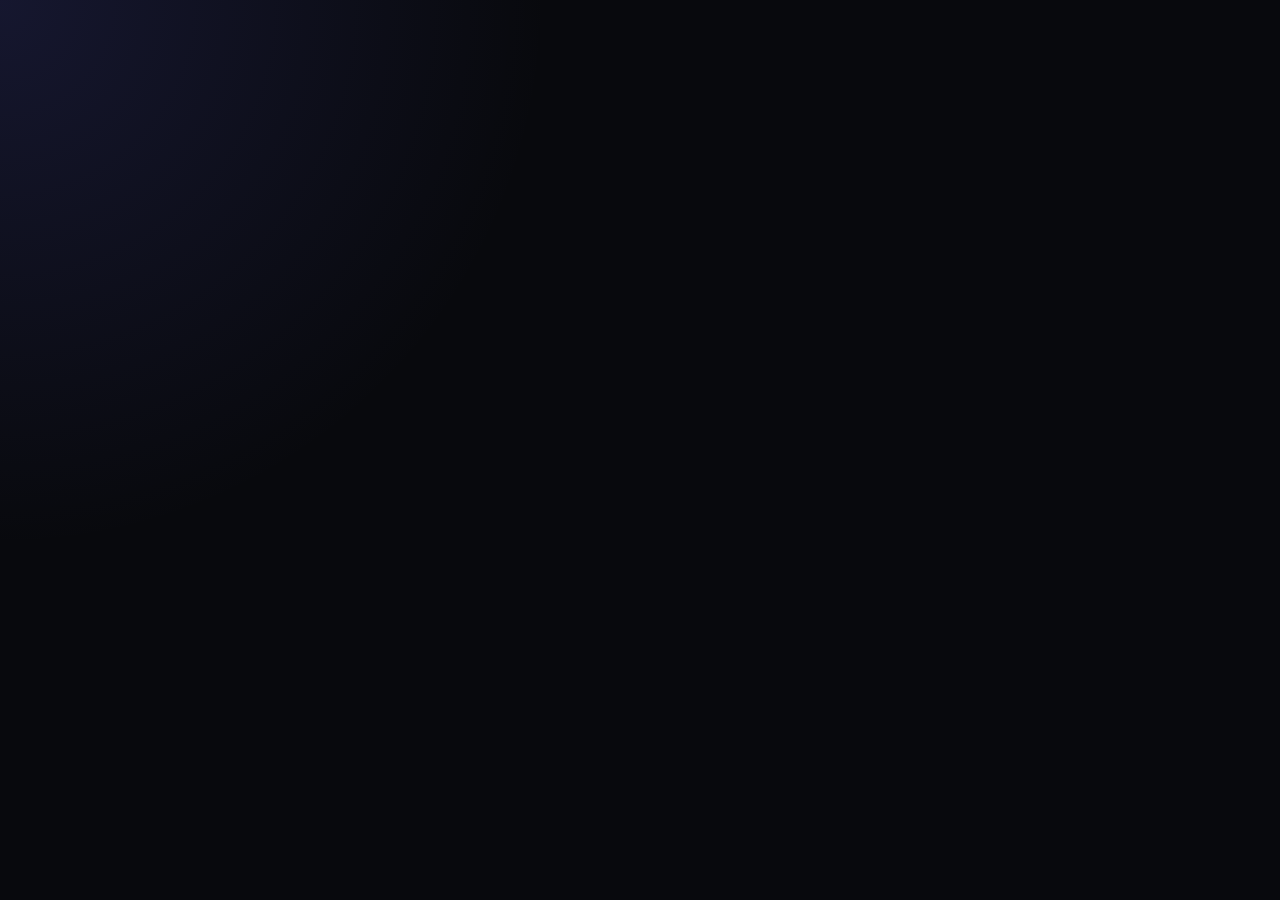
<file: index.html>
<!DOCTYPE html>
<html lang="en">
<head>
<meta charset="UTF-8">
<meta name="viewport" content="width=device-width, initial-scale=1.0">

<title>GEN-VISUAL — Read • Create • Publish</title>

<meta name="description"
content="GEN-VISUAL / RC Visual — Read, create and publish original novels and comics.">

<style>
:root{
    --bg:#08090d;
    --bg2:#0d1018;
    --card:#12151e;
    --card2:#171b27;
    --text:#f5f7ff;
    --muted:#9da5b8;
    --primary:#8b5cf6;
    --primary2:#6366f1;
    --border:rgba(255,255,255,.09);
    --success:#22c55e;
    --danger:#ef4444;
}

*{
    margin:0;
    padding:0;
    box-sizing:border-box;
}

html{
    scroll-behavior:smooth;
}

body{
    font-family:Arial,Helvetica,sans-serif;
    background:
        radial-gradient(
            circle at top left,
            rgba(99,102,241,.15),
            transparent 35%
        ),
        var(--bg);
    color:var(--text);
    min-height:100vh;
}

a{
    color:inherit;
    text-decoration:none;
}

button,
input,
textarea,
select{
    font:inherit;
}

button{
    cursor:pointer;
}

.container{
    width:min(1100px,92%);
    margin:auto;
}

/* HEADER */

header{
    position:sticky;
    top:0;
    z-index:1000;
    background:rgba(8,9,13,.94);
    backdrop-filter:blur(15px);
    border-bottom:1px solid var(--border);
}

.navbar{
    min-height:70px;
    display:flex;
    align-items:center;
    justify-content:space-between;
}

.logo{
    font-size:23px;
    font-weight:900;
    letter-spacing:1px;
}

.logo span{
    color:#a78bfa;
}

.nav-links{
    display:flex;
    align-items:center;
    gap:18px;
}

.nav-links a{
    color:var(--muted);
    font-size:14px;
}

.nav-links a:hover{
    color:white;
}

.account{
    background:var(--card);
    border:1px solid var(--border);
    color:white!important;
    padding:9px 12px;
    border-radius:10px;
}

.menu{
    display:none;
    border:1px solid var(--border);
    background:var(--card);
    color:white;
    padding:10px 13px;
    border-radius:11px;
    font-size:20px;
}

/* MOBILE MENU */

.mobile-menu{
    display:none;
    position:absolute;
    left:0;
    right:0;
    top:70px;
    z-index:999;
    background:#12151e;
    border-bottom:1px solid var(--border);
}

.mobile-menu a{
    display:block;
    padding:15px 5%;
    border-bottom:1px solid var(--border);
    color:white;
}

/* HERO */

.hero{
    padding:80px 0 60px;
}

.badge{
    display:inline-block;
    padding:9px 14px;
    border-radius:999px;
    background:rgba(139,92,246,.13);
    border:1px solid rgba(139,92,246,.3);
    color:#c4b5fd;
    font-size:13px;
    font-weight:bold;
    margin-bottom:20px;
}

.hero h1{
    font-size:clamp(42px,8vw,72px);
    line-height:1.02;
    max-width:850px;
}

.gradient{
    background:linear-gradient(
        135deg,
        #c4b5fd,
        #818cf8
    );
    -webkit-background-clip:text;
    background-clip:text;
    color:transparent;
}

.hero p{
    color:var(--muted);
    max-width:700px;
    font-size:17px;
    line-height:1.7;
    margin-top:22px;
}

/* HERO BUTTONS */

.hero-buttons{
    display:flex;
    flex-wrap:wrap;
    gap:12px;
    margin-top:30px;
}

.btn{
    display:inline-flex;
    align-items:center;
    justify-content:center;
    padding:14px 20px;
    border-radius:12px;
    border:1px solid var(--border);
    font-weight:800;
    transition:.2s;
}

.btn:hover{
    transform:translateY(-2px);
}

.btn-primary{
    background:linear-gradient(
        135deg,
        var(--primary),
        var(--primary2)
    );
    border:none;
}

.btn-secondary{
    background:var(--card);
}

/* SECTION */

section{
    padding:55px 0;
}

.section-title{
    font-size:30px;
    margin-bottom:10px;
}

.section-subtitle{
    color:var(--muted);
    margin-bottom:25px;
}

/* PUBLISH BOX */

.publish-box{
    background:
        linear-gradient(
            135deg,
            rgba(139,92,246,.13),
            rgba(99,102,241,.05)
        ),
        var(--card);

    border:1px solid rgba(139,92,246,.25);
    border-radius:20px;
    padding:28px;
}

.publish-buttons{
    display:grid;
    grid-template-columns:1fr 1fr;
    gap:15px;
    margin-top:20px;
}

.publish-choice{
    border:1px solid var(--border);
    background:var(--card2);
    color:white;
    border-radius:14px;
    padding:20px;
    text-align:left;
    transition:.2s;
}

.publish-choice:hover{
    border-color:var(--primary);
    transform:translateY(-2px);
}

.publish-choice strong{
    display:block;
    font-size:18px;
    margin-bottom:7px;
}

.publish-choice span{
    color:var(--muted);
    font-size:13px;
}

/* PUBLISHED GRID */

.library-grid{
    display:grid;
    grid-template-columns:repeat(3,1fr);
    gap:18px;
}

.work-card{
    overflow:hidden;
    border:1px solid var(--border);
    background:var(--card);
    border-radius:17px;
}

.cover{
    height:230px;
    display:flex;
    align-items:center;
    justify-content:center;
    text-align:center;
    padding:20px;
    background:
        linear-gradient(
            135deg,
            #312e81,
            #7c3aed
        );
}

.cover img{
    width:100%;
    height:100%;
    object-fit:cover;
}

.cover-title{
    font-size:27px;
    font-weight:900;
}

.work-info{
    padding:18px;
}

.work-type{
    color:#a78bfa;
    font-size:12px;
    font-weight:bold;
    text-transform:uppercase;
}

.work-info h3{
    margin-top:7px;
    font-size:20px;
}

.work-info p{
    color:var(--mut
</file>
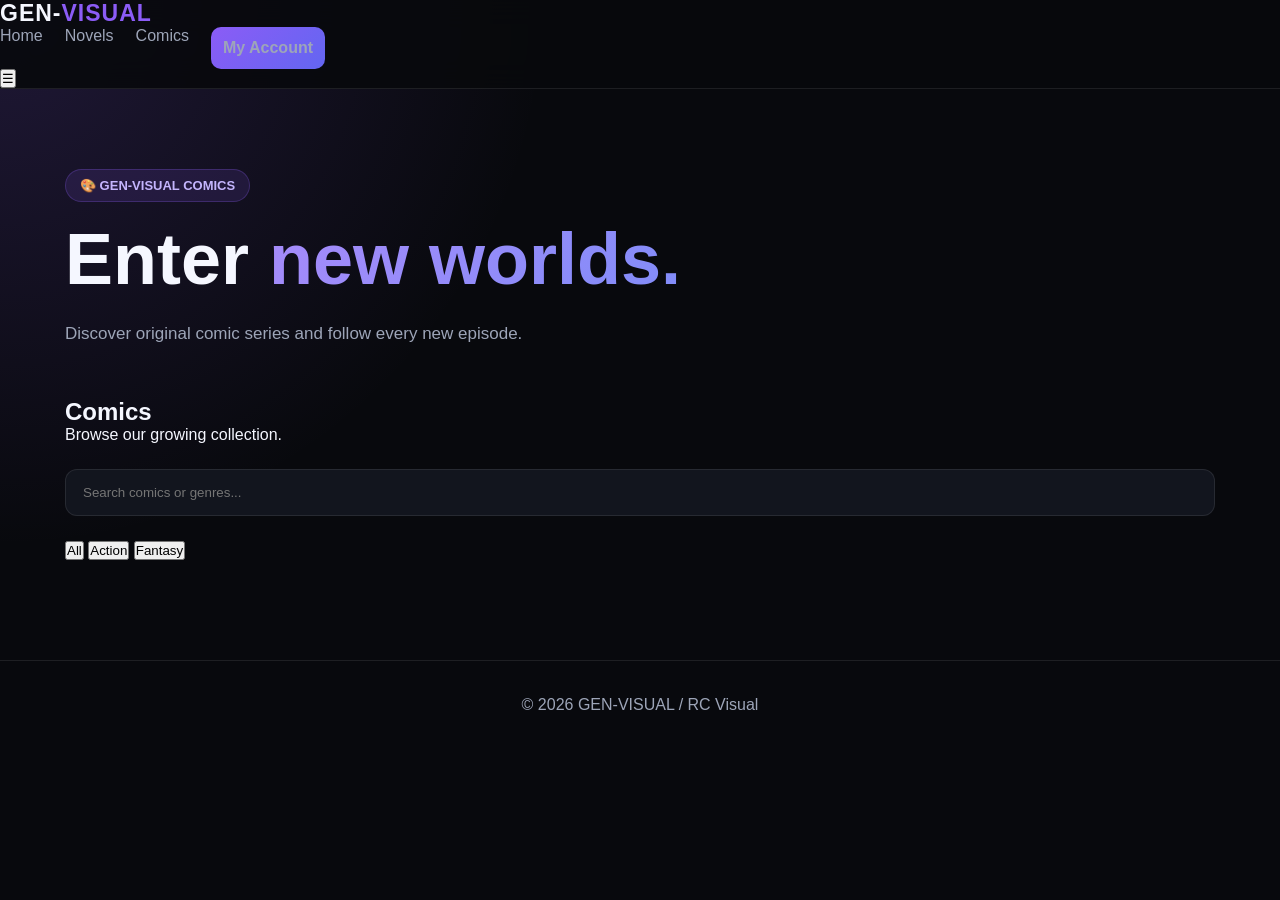
<file: Comic.html>
<!DOCTYPE html>
<html lang="en">

<head>

<meta charset="UTF-8">

<meta
    name="viewport"
    content="width=device-width,initial-scale=1.0">

<title>Comics — GEN-VISUAL</title>

<link
    rel="stylesheet"
    href="css/style.css">

</head>


<body data-page="comics">


<header class="header">

    <nav class="nav">

        <a
            class="logo"
            href="index.html">
            GEN-<span>VISUAL</span>
        </a>


        <div class="nav-links">

            <a href="index.html">Home</a>

            <a href="novels.html">Novels</a>

            <a href="comics.html">Comics</a>

            <a
                class="btn btn-secondary"
                href="login.html">
                My Account
            </a>

        </div>


        <button
            id="menuBtn"
            class="menu-btn">
            ☰
        </button>

    </nav>


    <div
        id="mobileMenu"
        class="mobile-menu">

        <a href="index.html">🏠 Home</a>

        <a href="novels.html">📖 Novels</a>

        <a href="comics.html">🎨 Comics</a>

        <a href="login.html">👤 My Account</a>

    </div>

</header>


<main class="container">


<section class="hero">

    <span class="badge">
        🎨 GEN-VISUAL COMICS
    </span>

    <h1>
        Enter
        <span class="gradient">
            new worlds.
        </span>
    </h1>

    <p>
        Discover original comic series and
        follow every new episode.
    </p>

</section>


<section class="section">

    <div class="section-title">

        <h2>Comics</h2>

        <p>
            Browse our growing collection.
        </p>

    </div>


    <div class="search">

        <input
            id="search"
            type="search"
            placeholder="Search comics or genres...">

    </div>


    <div class="filters">

        <button
            class="filter active"
            data-genre="all">
            All
        </button>

        <button
            class="filter"
            data-genre="action">
            Action
        </button>

        <button
            class="filter"
            data-genre="fantasy">
            Fantasy
        </button>

    </div>


    <div
        id="content"
        class="grid">
    </div>

</section>

</main>


<footer>

    <p>
        © 2026 GEN-VISUAL / RC Visual
    </p>

</footer>


<script src="js/app.js"></script>

</body>

  </html>
</file>
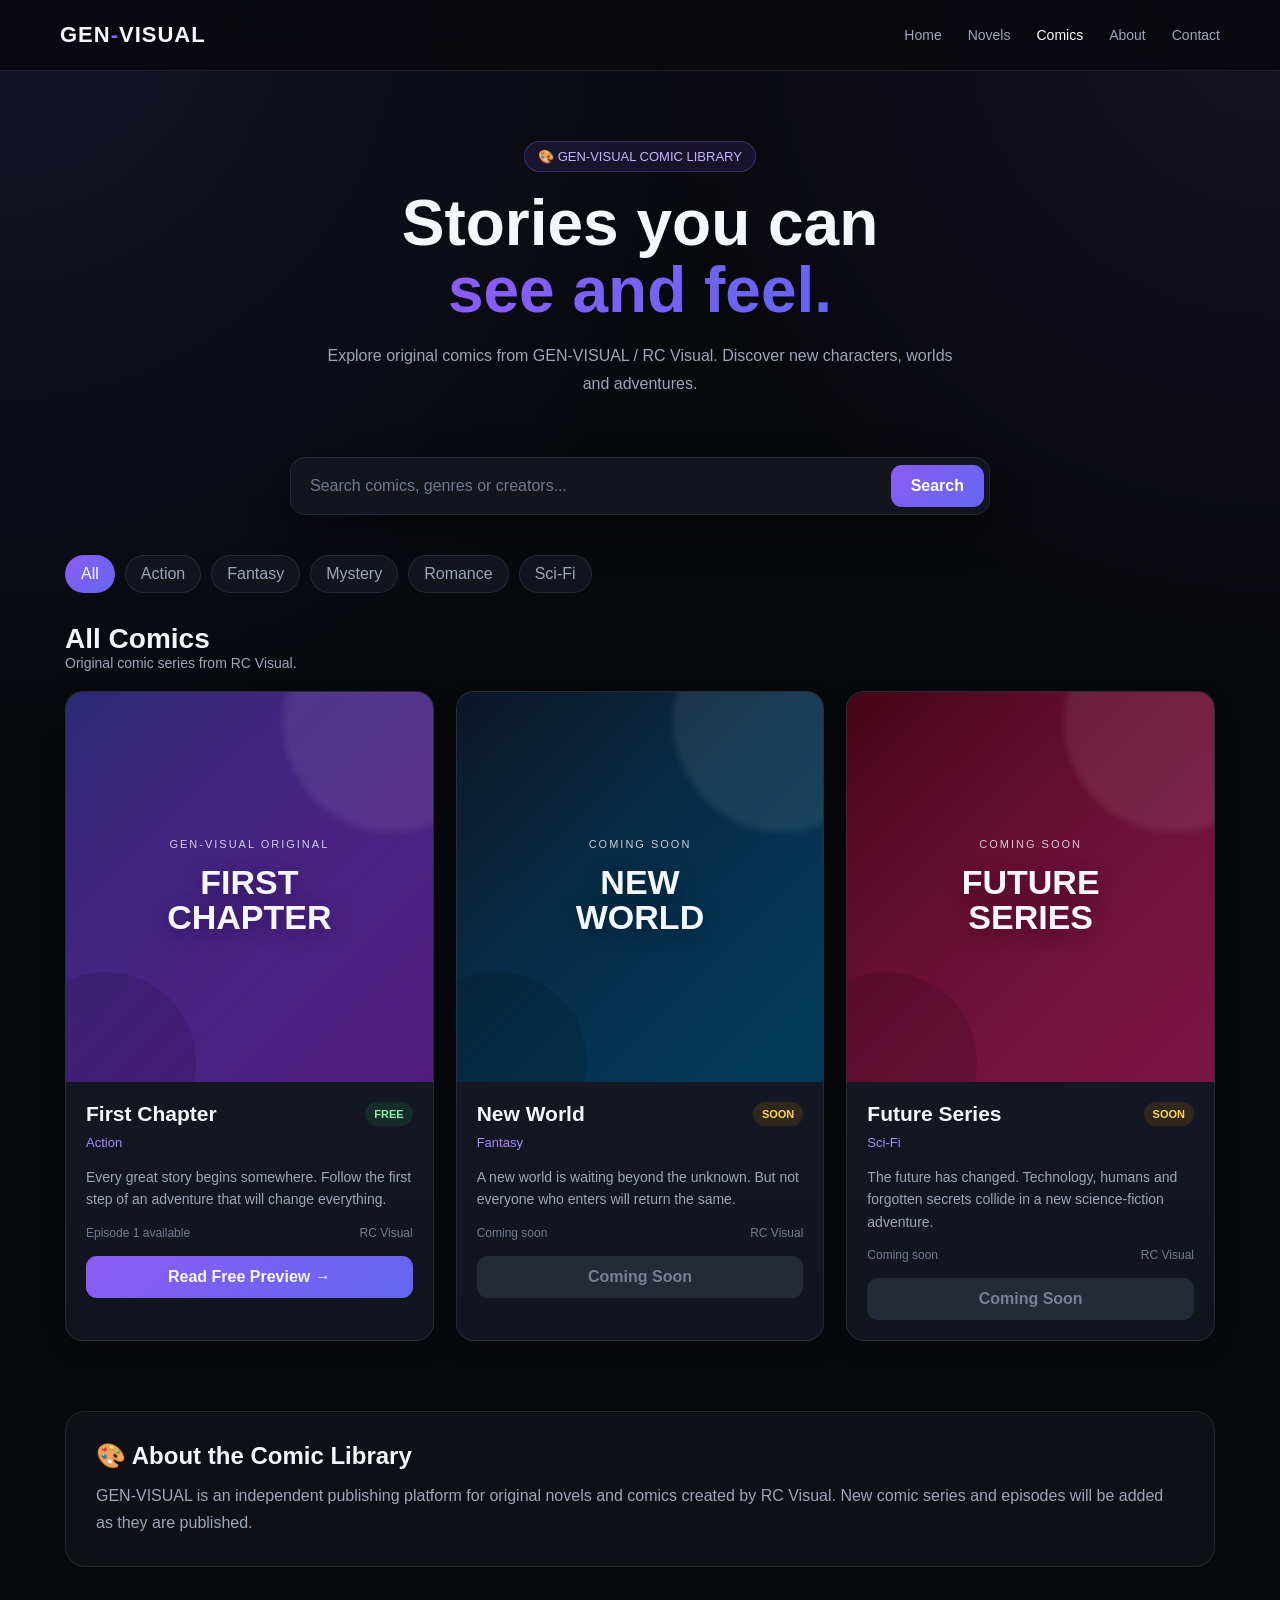
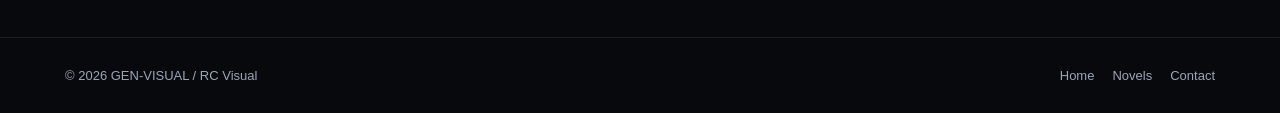
<file: comics.html>
<!DOCTYPE html>
<html lang="en">
<head>
<meta charset="UTF-8">
<meta name="viewport" content="width=device-width, initial-scale=1.0">

<title>Comics — GEN-VISUAL</title>

<meta name="description" content="Read original comics published by GEN-VISUAL / RC Visual.">

<style>
:root{
    --bg:#08090d;
    --bg2:#0d1018;
    --card:#12151e;
    --card2:#171b27;
    --text:#f5f7ff;
    --muted:#9da5b8;
    --primary:#8b5cf6;
    --primary2:#6366f1;
    --border:rgba(255,255,255,.09);
    --shadow:0 15px 40px rgba(0,0,0,.35);
    --green:#22c55e;
    --yellow:#f59e0b;
}

*{
    margin:0;
    padding:0;
    box-sizing:border-box;
}

html{
    scroll-behavior:smooth;
}

body{
    font-family:Arial,Helvetica,sans-serif;
    background:
        radial-gradient(circle at top left,rgba(99,102,241,.12),transparent 35%),
        radial-gradient(circle at top right,rgba(139,92,246,.10),transparent 30%),
        var(--bg);
    color:var(--text);
    min-height:100vh;
}

a{
    color:inherit;
    text-decoration:none;
}

button,
input{
    font:inherit;
}

/* HEADER */

header{
    position:sticky;
    top:0;
    z-index:1000;
    background:rgba(8,9,13,.88);
    backdrop-filter:blur(16px);
    border-bottom:1px solid var(--border);
}

.navbar{
    max-width:1200px;
    margin:auto;
    min-height:70px;
    padding:0 20px;
    display:flex;
    align-items:center;
    justify-content:space-between;
}

.logo{
    font-size:22px;
    font-weight:900;
    letter-spacing:1px;
}

.logo span{
    color:var(--primary);
}

.nav-links{
    display:flex;
    align-items:center;
    gap:26px;
}

.nav-links a{
    color:var(--muted);
    font-size:14px;
    transition:.2s;
}

.nav-links a:hover,
.nav-links a.active{
    color:white;
}

.menu-btn{
    display:none;
    border:1px solid var(--border);
    background:var(--card);
    color:white;
    border-radius:10px;
    padding:9px 12px;
    cursor:pointer;
}

/* MAIN */

.container{
    width:min(1150px,92%);
    margin:auto;
}

.hero{
    padding:70px 0 40px;
    text-align:center;
}

.badge{
    display:inline-block;
    padding:7px 13px;
    border-radius:999px;
    background:rgba(139,92,246,.12);
    border:1px solid rgba(139,92,246,.3);
    color:#c4b5fd;
    font-size:13px;
    margin-bottom:18px;
}

.hero h1{
    font-size:clamp(36px,7vw,64px);
    line-height:1.05;
    margin-bottom:18px;
}

.hero h1 span{
    background:linear-gradient(90deg,#8b5cf6,#6366f1);
    -webkit-background-clip:text;
    background-clip:text;
    color:transparent;
}

.hero p{
    max-width:650px;
    margin:auto;
    color:var(--muted);
    line-height:1.7;
    font-size:16px;
}

/* SEARCH */

.search-area{
    margin:20px auto 40px;
    max-width:700px;
}

.search-box{
    display:flex;
    align-items:center;
    background:var(--card);
    border:1px solid var(--border);
    border-radius:15px;
    padding:5px;
    box-shadow:var(--shadow);
}

.search-box input{
    flex:1;
    min-width:0;
    background:transparent;
    border:0;
    outline:0;
    color:white;
    padding:14px;
}

.search-box input::placeholder{
    color:#70798e;
}

.search-btn{
    border:0;
    border-radius:11px;
    background:linear-gradient(135deg,var(--primary),var(--primary2));
    color:white;
    padding:12px 20px;
    cursor:pointer;
    font-weight:700;
}

/* FILTERS */

.filters{
    display:flex;
    gap:10px;
    flex-wrap:wrap;
    margin-bottom:30px;
}

.filter{
    border:1px solid var(--border);
    background:var(--card);
    color:var(--muted);
    border-radius:999px;
    padding:9px 15px;
    cursor:pointer;
    transition:.2s;
}

.filter:hover,
.filter.active{
    background:linear-gradient(135deg,var(--primary),var(--primary2));
    color:white;
    border-color:transparent;
}

/* SECTION */

.section-title{
    display:flex;
    align-items:end;
    justify-content:space-between;
    gap:20px;
    margin-bottom:20px;
}

.section-title h2{
    font-size:28px;
}

.section-title p{
    color:var(--muted);
    font-size:14px;
}

/* COMIC GRID */

.comic-grid{
    display:grid;
    grid-template-columns:repeat(3,1fr);
    gap:22px;
    padding-bottom:70px;
}

.comic-card{
    background:linear-gradient(180deg,var(--card2),var(--card));
    border:1px solid var(--border);
    border-radius:18px;
    overflow:hidden;
    transition:.25s;
    box-shadow:0 8px 25px rgba(0,0,0,.18);
}

.comic-card:hover{
    transform:translateY(-5px);
    border-color:rgba(139,92,246,.45);
    box-shadow:var(--shadow);
}

/* COMIC COVER */

.cover{
    height:390px;
    position:relative;
    display:flex;
    align-items:center;
    justify-content:center;
    text-align:center;
    padding:25px;
    overflow:hidden;
}

.cover::before{
    content:"";
    position:absolute;
    width:220px;
    height:220px;
    border-radius:50%;
    background:rgba(255,255,255,.08);
    filter:blur(3px);
    top:-80px;
    right:-70px;
}

.cover::after{
    content:"";
    position:absolute;
    width:180px;
    height:180px;
    border-radius:50%;
    background:rgba(0,0,0,.12);
    bottom:-70px;
    left:-50px;
}

.cover-1{
    background:
        linear-gradient(135deg,rgba(0,0,0,.1),rgba(0,0,0,.45)),
        linear-gradient(135deg,#312e81,#9333ea);
}

.cover-2{
    background:
        linear-gradient(135deg,rgba(0,0,0,.1),rgba(0,0,0,.45)),
        linear-gradient(135deg,#0f172a,#0369a1);
}

.cover-3{
    background:
        linear-gradient(135deg,rgba(0,0,0,.1),rgba(0,0,0,.45)),
        linear-gradient(135deg,#4c0519,#db2777);
}

.cover-content{
    position:relative;
    z-index:2;
}

.cover small{
    display:block;
    text-transform:uppercase;
    letter-spacing:2px;
    font-size:11px;
    margin-bottom:15px;
    opacity:.8;
}

.cover h3{
    font-size:34px;
    line-height:1.05;
    text-shadow:0 4px 20px rgba(0,0,0,.4);
}

/* CARD INFO */

.comic-info{
    padding:20px;
}

.comic-top{
    display:flex;
    justify-content:space-between;
    align-items:start;
    gap:10px;
}

.comic-info h3{
    font-size:21px;
    margin-bottom:7px;
}

.genre{
    color:#a78bfa;
    font-size:13px;
}

.status{
    white-space:nowrap;
    font-size:11px;
    font-weight:700;
    padding:6px 9px;
    border-radius:999px;
    background:rgba(34,197,94,.12);
    color:#86efac;
}

.status.soon{
    background:rgba(245,158,11,.12);
    color:#fcd34d;
}

.comic-info p{
    color:var(--muted);
    line-height:1.6;
    font-size:14px;
    margin:15px 0;
}

.comic-meta{
    display:flex;
    justify-content:space-between;
    color:#737c91;
    font-size:12px;
    margin-bottom:16px;
}

.read-btn{
    display:block;
    text-align:center;
    width:100%;
    padding:12px;
    border-radius:11px;
    background:linear-gradient(135deg,var(--primary),var(--primary2));
    font-weight:700;
    transition:.2s;
}

.read-btn:hover{
    transform:translateY(-1px);
    filter:brightness(1.1);
}

.read-btn.disabled{
    background:#252a38;
    color:#777f91;
    pointer-events:none;
}

/* NO RESULTS */

.no-results{
    display:none;
    text-align:center;
    padding:50px 20px;
    color:var(--muted);
    border:1px dashed var(--border);
    border-radius:16px;
    margin-bottom:70px;
}

.no-results h3{
    color:white;
    margin-bottom:8px;
}

/* INFO */

.info{
    margin-bottom:70px;
    padding:30px;
    border:1px solid var(--border);
    background:rgba(18,20,27,.7);
    border-radius:20px;
}

.info h2{
    margin-bottom:12px;
}

.info p{
    color:var(--muted);
    line-height:1.7;
}

/* FOOTER */

footer{
    border-top:1px solid var(--border);
    padding:30px 0;
    color:var(--muted);
    font-size:13px;
}

.footer-inner{
    display:flex;
    justify-content:space-between;
    gap:20px;
    flex-wrap:wrap;
}

.footer-links{
    display:flex;
    gap:18px;
}

.footer-links a:hover{
    color:white;
}

/* TABLET */

@media(max-width:850px){

    .comic-grid{
        grid-template-columns:repeat(2,1fr);
    }

    .nav-links{
        position:absolute;
        left:0;
        right:0;
        top:70px;
        display:none;
        flex-direction:column;
        align-items:stretch;
        gap:0;
        background:#0b0d13;
        border-bottom:1px solid var(--border);
        padding:10px 20px 15px;
    }

    .nav-links.show{
        display:flex;
    }

    .nav-links a{
        padding:13px 0;
    }

    .menu-btn{
        display:block;
    }
}

/* MOBILE */

@media(max-width:600px){

    .hero{
        padding:50px 0 30px;
    }

    .hero h1{
        font-size:42px;
    }

    .search-box{
        flex-direction:column;
        align-items:stretch;
        padding:6px;
    }

    .search-btn{
        width:100%;
    }

    .comic-grid{
        grid-template-columns:1fr;
    }

    .cover{
        height:420px;
    }

    .section-title{
        display:block;
    }

    .section-title p{
        margin-top:6px;
    }

    .footer-inner{
        display:block;
    }

    .footer-links{
        margin-top:15px;
    }
}
</style>
</head>

<body>

<header>

<nav class="navbar">

    <a href="index.html" class="logo">
        GEN<span>-</span>VISUAL
    </a>

    <button
        class="menu-btn"
        onclick="toggleMenu()"
        aria-label="Open menu">
        ☰
    </button>

    <div class="nav-links" id="navLinks">

        <a href="index.html">
            Home
        </a>

        <a href="novels.html">
            Novels
        </a>

        <a href="comics.html" class="active">
            Comics
        </a>

        <a href="index.html#about">
            About
        </a>

        <a href="index.html#contact">
            Contact
        </a>

    </div>

</nav>

</header>


<main>

<section class="hero">

<div class="container">

    <div class="badge">
        🎨 GEN-VISUAL COMIC LIBRARY
    </div>

    <h1>
        Stories you can<br>
        <span>see and feel.</span>
    </h1>

    <p>
        Explore original comics from GEN-VISUAL / RC Visual.
        Discover new characters, worlds and adventures.
    </p>

</div>

</section>


<section class="container">

<!-- SEARCH -->

<div class="search-area">

    <div class="search-box">

        <input
            type="search"
            id="searchInput"
            placeholder="Search comics, genres or creators..."
            autocomplete="off"
        >

        <button
            class="search-btn"
            onclick="searchComics()">
            Search
        </button>

    </div>

</div>


<!-- FILTERS -->

<div class="filters">

    <button
        class="filter active"
        data-genre="all">
        All
    </button>

    <button
        class="filter"
        data-genre="action">
        Action
    </button>

    <button
        class="filter"
        data-genre="fantasy">
        Fantasy
    </button>

    <button
        class="filter"
        data-genre="mystery">
        Mystery
    </button>

    <button
        class="filter"
        data-genre="romance">
        Romance
    </button>

    <button
        class="filter"
        data-genre="sci-fi">
        Sci-Fi
    </button>

</div>


<!-- TITLE -->

<div class="section-title">

    <div>

        <h2>
            All Comics
        </h2>

        <p>
            Original comic series from RC Visual.
        </p>

    </div>

</div>


<!-- COMICS -->

<div class="comic-grid" id="comicGrid">


<!-- COMIC 1 -->

<article
    class="comic-card"
    data-title="First Chapter"
    data-genre="action"
    data-author="RC Visual"
>

    <div class="cover cover-1">

        <div class="cover-content">

            <small>
                GEN-VISUAL ORIGINAL
            </small>

            <h3>
                FIRST<br>
                CHAPTER
            </h3>

        </div>

    </div>


    <div class="comic-info">

        <div class="comic-top">

            <div>

                <h3>
                    First Chapter
                </h3>

                <span class="genre">
                    Action
                </span>

            </div>

            <span class="status">
                FREE
            </span>

        </div>


        <p>
            Every great story begins somewhere.
            Follow the first step of an adventure
            that will change everything.
        </p>


        <div class="comic-meta">

            <span>
                Episode 1 available
            </span>

            <span>
                RC Visual
            </span>

        </div>


        <a
            href="reader.html?comic=first-chapter&chapter=1"
            class="read-btn"
        >
            Read Free Preview →
        </a>

    </div>

</article>



<!-- COMIC 2 -->

<article
    class="comic-card"
    data-title="New World"
    data-genre="fantasy"
    data-author="RC Visual"
>

    <div class="cover cover-2">

        <div class="cover-content">

            <small>
                COMING SOON
            </small>

            <h3>
                NEW<br>
                WORLD
            </h3>

        </div>

    </div>


    <div class="comic-info">

        <div class="comic-top">

            <div>

                <h3>
                    New World
                </h3>

                <span class="genre">
                    Fantasy
                </span>

            </div>

            <span class="status soon">
                SOON
            </span>

        </div>


        <p>
            A new world is waiting beyond the
            unknown. But not everyone who enters
            will return the same.
        </p>


        <div class="comic-meta">

            <span>
                Coming soon
            </span>

            <span>
                RC Visual
            </span>

        </div>


        <a
            href="#"
            class="read-btn disabled"
            onclick="return false;"
        >
            Coming Soon
        </a>

    </div>

</article>



<!-- COMIC 3 -->

<article
    class="comic-card"
    data-title="Future Series"
    data-genre="sci-fi"
    data-author="RC Visual"
>

    <div class="cover cover-3">

        <div class="cover-content">

            <small>
                COMING SOON
            </small>

            <h3>
                FUTURE<br>
                SERIES
            </h3>

        </div>

    </div>


    <div class="comic-info">

        <div class="comic-top">

            <div>

                <h3>
                    Future Series
                </h3>

                <span class="genre">
                    Sci-Fi
                </span>

            </div>

            <span class="status soon">
                SOON
            </span>

        </div>


        <p>
            The future has changed.
            Technology, humans and forgotten secrets
            collide in a new science-fiction adventure.
        </p>


        <div class="comic-meta">

            <span>
                Coming soon
            </span>

            <span>
                RC Visual
            </span>

        </div>


        <a
            href="#"
            class="read-btn disabled"
            onclick="return false;"
        >
            Coming Soon
        </a>

    </div>

</article>


</div>


<!-- NO RESULTS -->

<div
    class="no-results"
    id="noResults"
>

    <h3>
        No comics found
    </h3>

    <p>
        Try another title, creator or genre.
    </p>

</div>


<!-- INFO -->

<div class="info">

    <h2>
        🎨 About the Comic Library
    </h2>

    <p>
        GEN-VISUAL is an independent publishing platform
        for original novels and comics created by RC Visual.
        New comic series and episodes will be added as
        they are published.
    </p>

</div>

</section>

</main>


<footer>

<div class="container footer-inner">

    <div>
        © <span id="year"></span>
        GEN-VISUAL / RC Visual
    </div>

    <div class="footer-links">

        <a href="index.html">
            Home
        </a>

        <a href="novels.html">
            Novels
        </a>

        <a href="index.html#contact">
            Contact
        </a>

    </div>

</div>

</footer>


<script>

/* MOBILE MENU */

function toggleMenu(){

    const menu =
        document.getElementById("navLinks");

    menu.classList.toggle("show");

}


/* YEAR */

document.getElementById("year").textContent =
    new Date().getFullYear();


/* SEARCH */

const searchInput =
    document.getElementById("searchInput");

const cards =
    document.querySelectorAll(".comic-card");

const noResults =
    document.getElementById("noResults");


function searchComics(){

    const query =
        searchInput.value.toLowerCase().trim();

    let visible = 0;

    cards.forEach(card => {

        const text =
            (
                card.dataset.title +
                " " +
                card.dataset.genre +
                " " +
                card.dataset.author
            ).toLowerCase();

        if(text.includes(query)){

            card.style.display = "";

            visible++;

        }else{

            card.style.display = "none";

        }

    });

    noResults.style.display =
        visible === 0 ? "block" : "none";

}


/* LIVE SEARCH */

searchInput.addEventListener(
    "input",
    searchComics
);


/* GENRE FILTER */

const filters =
    document.querySelectorAll(".filter");


filters.forEach(filter => {

    filter.addEventListener("click", () => {

        filters.forEach(item => {
            item.classList.remove("active");
        });

        filter.classList.add("active");

        const genre =
            filter.dataset.genre;

        let visible = 0;

        cards.forEach(card => {

            const cardGenre =
                card.dataset.genre;

            if(
                genre === "all" ||
                cardGenre === genre
            ){

                card.style.display = "";

                visible++;

            }else{

                card.style.display = "none";

            }

        });

        noResults.style.display =
            visible === 0 ? "block" : "none";

        searchInput.value = "";

    });

});

</script>

</body>
  </html>
</file>
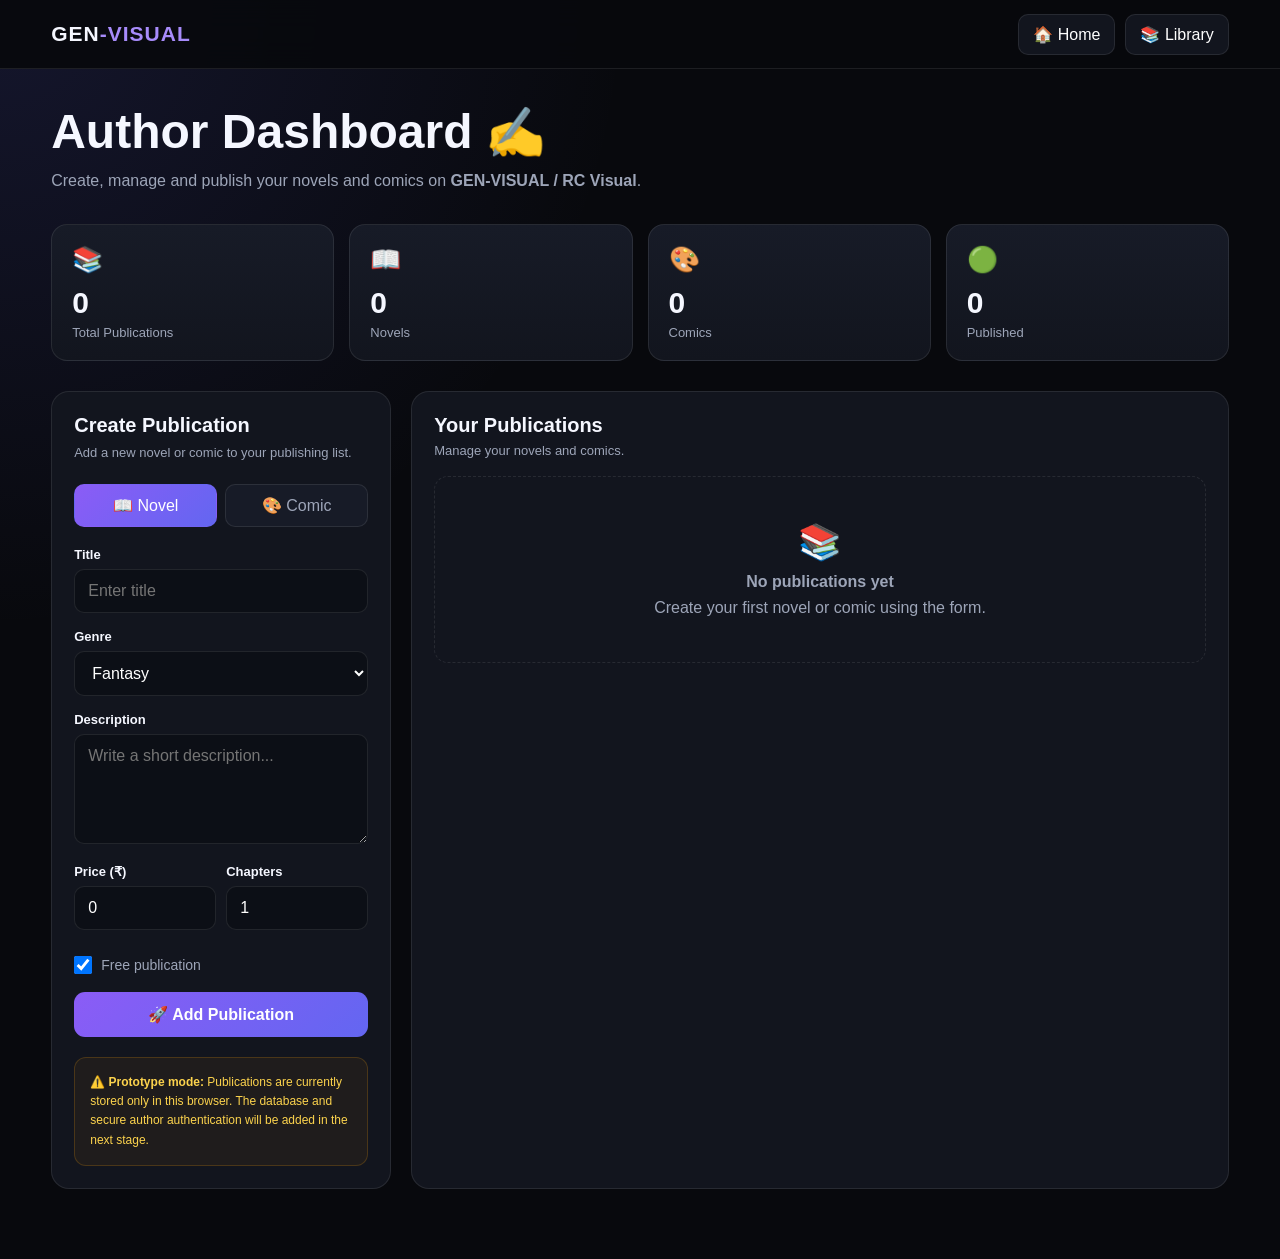
<file: dashboard.html>
<!DOCTYPE html>
<html lang="en">
<head>
<meta charset="UTF-8">
<meta name="viewport" content="width=device-width, initial-scale=1.0">

<title>Author Dashboard — GEN-VISUAL</title>

<meta name="description"
content="GEN-VISUAL author publishing dashboard">

<style>

:root{
    --bg:#08090d;
    --bg2:#0d1018;
    --card:#12151e;
    --card2:#171b27;
    --text:#f5f7ff;
    --muted:#9da5b8;
    --primary:#8b5cf6;
    --primary2:#6366f1;
    --green:#22c55e;
    --red:#ef4444;
    --yellow:#f59e0b;
    --border:rgba(255,255,255,.09);
}

*{
    margin:0;
    padding:0;
    box-sizing:border-box;
}

body{
    font-family:Arial,Helvetica,sans-serif;
    background:
        radial-gradient(
            circle at top left,
            rgba(99,102,241,.14),
            transparent 35%
        ),
        var(--bg);
    color:var(--text);
    min-height:100vh;
}

button,
input,
textarea,
select{
    font:inherit;
}

button{
    cursor:pointer;
}

a{
    color:inherit;
    text-decoration:none;
}


/* HEADER */

header{
    position:sticky;
    top:0;
    z-index:1000;
    background:rgba(8,9,13,.94);
    backdrop-filter:blur(15px);
    border-bottom:1px solid var(--border);
}

.navbar{
    width:min(1200px,92%);
    min-height:68px;
    margin:auto;

    display:flex;
    align-items:center;
    justify-content:space-between;
}

.logo{
    font-size:21px;
    font-weight:900;
    letter-spacing:1px;
}

.logo span{
    color:#a78bfa;
}

.nav-actions{
    display:flex;
    gap:10px;
    align-items:center;
}

.nav-btn{
    border:1px solid var(--border);
    background:var(--card);
    color:white;
    padding:10px 14px;
    border-radius:10px;
}

.nav-btn:hover{
    border-color:var(--primary);
}


/* MAIN */

.container{
    width:min(1200px,92%);
    margin:auto;
    padding:35px 0 70px;
}

.welcome{
    margin-bottom:30px;
}

.welcome h1{
    font-size:clamp(30px,6vw,48px);
    margin-bottom:8px;
}

.welcome p{
    color:var(--muted);
    line-height:1.6;
}


/* STATS */

.stats{
    display:grid;
    grid-template-columns:repeat(4,1fr);
    gap:15px;
    margin-bottom:30px;
}

.stat{
    background:linear-gradient(
        180deg,
        var(--card2),
        var(--card)
    );

    border:1px solid var(--border);
    border-radius:16px;
    padding:20px;
}

.stat-icon{
    font-size:25px;
    margin-bottom:12px;
}

.stat-number{
    font-size:30px;
    font-weight:900;
}

.stat-label{
    color:var(--muted);
    font-size:13px;
    margin-top:5px;
}


/* DASHBOARD GRID */

.dashboard-grid{
    display:grid;
    grid-template-columns:340px 1fr;
    gap:20px;
}


/* PANEL */

.panel{
    background:var(--card);
    border:1px solid var(--border);
    border-radius:18px;
    padding:22px;
}

.panel h2{
    font-size:20px;
    margin-bottom:6px;
}

.panel-subtitle{
    color:var(--muted);
    font-size:13px;
    line-height:1.5;
    margin-bottom:22px;
}


/* TABS */

.tabs{
    display:grid;
    grid-template-columns:1fr 1fr;
    gap:8px;
    margin-bottom:20px;
}

.tab{
    border:1px solid var(--border);
    background:var(--card2);
    color:var(--muted);
    padding:11px;
    border-radius:10px;
}

.tab.active{
    background:linear-gradient(
        135deg,
        var(--primary),
        var(--primary2)
    );
    color:white;
    border-color:transparent;
}


/* FORM */

.form-group{
    margin-bottom:16px;
}

.form-group label{
    display:block;
    font-size:13px;
    font-weight:bold;
    margin-bottom:7px;
}

.form-group input,
.form-group textarea,
.form-group select{
    width:100%;
    padding:12px 13px;
    border:1px solid var(--border);
    border-radius:10px;
    background:#0c0f16;
    color:white;
    outline:none;
}

.form-group textarea{
    min-height:110px;
    resize:vertical;
}

.form-group input:focus,
.form-group textarea:focus,
.form-group select:focus{
    border-color:var(--primary);
}


/* PRICE */

.price-row{
    display:grid;
    grid-template-columns:1fr 1fr;
    gap:10px;
}

.free-row{
    display:flex;
    align-items:center;
    gap:9px;
    margin:10px 0 18px;
    color:var(--muted);
    font-size:14px;
}

.free-row input{
    width:18px;
    height:18px;
}


/* PRIMARY BUTTON */

.primary-btn{
    width:100%;
    padding:13px;
    border:0;
    border-radius:11px;
    background:linear-gradient(
        135deg,
        var(--primary),
        var(--primary2)
    );
    color:white;
    font-weight:bold;
}

.primary-btn:hover{
    opacity:.9;
}


/* CONTENT LIST */

.content-header{
    display:flex;
    justify-content:space-between;
    align-items:center;
    gap:10px;
    margin-bottom:18px;
}

.content-header p{
    color:var(--muted);
    font-size:13px;
}

.content-list{
    display:flex;
    flex-direction:column;
    gap:12px;
}

.empty{
    text-align:center;
    padding:45px 20px;
    border:1px dashed var(--border);
    border-radius:14px;
    color:var(--muted);
}


/* CONTENT ITEM */

.content-item{
    background:#0d1018;
    border:1px solid var(--border);
    border-radius:14px;
    padding:16px;

    display:flex;
    align-items:center;
    justify-content:space-between;
    gap:15px;
}

.content-info{
    min-width:0;
}

.content-type{
    display:inline-block;
    color:#c4b5fd;
    font-size:11px;
    font-weight:bold;
    text-transform:uppercase;
    margin-bottom:5px;
}

.content-title{
    font-size:17px;
    font-weight:bold;
    margin-bottom:5px;
}

.content-description{
    color:var(--muted);
    font-size:12px;
    line-height:1.5;

    white-space:nowrap;
    overflow:hidden;
    text-overflow:ellipsis;

    max-width:600px;
}

.content-meta{
    color:var(--muted);
    font-size:12px;
    margin-top:8px;
}

.status{
    display:inline-block;
    padding:4px 8px;
    border-radius:999px;
    font-size:11px;
    margin-left:5px;
}

.status.published{
    background:rgba(34,197,94,.12);
    color:#4ade80;
}

.status.draft{
    background:rgba(245,158,11,.12);
    color:#fbbf24;
}


/* ACTIONS */

.actions{
    display:flex;
    gap:7px;
    flex-shrink:0;
}

.small-btn{
    border:1px solid var(--border);
    background:var(--card2);
    color:white;
    padding:8px 10px;
    border-radius:8px;
    font-size:12px;
}

.small-btn:hover{
    border-color:var(--primary);
}

.delete-btn:hover{
    border-color:var(--red);
    color:#f87171;
}


/* NOTICE */

.notice{
    margin-top:20px;
    padding:15px;
    border:1px solid rgba(245,158,11,.2);
    background:rgba(245,158,11,.06);
    border-radius:12px;
    color:#fcd34d;
    font-size:12px;
    line-height:1.6;
}


/* TOAST */

.toast{
    position:fixed;
    left:50%;
    bottom:25px;
    transform:translate(-50%,20px);

    background:#171b27;
    border:1px solid var(--border);
    color:white;

    padding:13px 18px;
    border-radius:10px;

    opacity:0;
    pointer-events:none;
    transition:.25s;

    z-index:5000;
    box-shadow:0 15px 40px rgba(0,0,0,.4);
}

.toast.show{
    opacity:1;
    transform:translate(-50%,0);
}


/* MOBILE */

@media(max-width:850px){

    .stats{
        grid-template-columns:repeat(2,1fr);
    }

    .dashboard-grid{
        grid-template-columns:1fr;
    }

}

@media(max-width:600px){

    .container{
        width:94%;
        padding-top:25px;
    }

    .stats{
        gap:10px;
    }

    .stat{
        padding:15px;
    }

    .stat-number{
        font-size:24px;
    }

    .content-item{
        align-items:flex-start;
        flex-direction:column;
    }

    .actions{
        width:100%;
    }

    .small-btn{
        flex:1;
    }

    .content-description{
        max-width:100%;
        white-space:normal;
    }

    .nav-btn{
        padding:8px 10px;
        font-size:12px;
    }

}

</style>
</head>


<body>


<header>

    <nav class="navbar">

        <a href="index.html" class="logo">
            GEN<span>-VISUAL</span>
        </a>

        <div class="nav-actions">

            <a href="index.html" class="nav-btn">
                🏠 Home
            </a>

            <a href="library.html" class="nav-btn">
                📚 Library
            </a>

        </div>

    </nav>

</header>


<main class="container">


<section class="welcome">

    <h1>Author Dashboard ✍️</h1>

    <p>
        Create, manage and publish your novels and comics on
        <strong>GEN-VISUAL / RC Visual</strong>.
    </p>

</section>


<!-- STATS -->

<section class="stats">

    <div class="stat">

        <div class="stat-icon">📚</div>

        <div
            class="stat-number"
            id="totalBooks">
            0
        </div>

        <div class="stat-label">
            Total Publications
        </div>

    </div>


    <div class="stat">

        <div class="stat-icon">📖</div>

        <div
            class="stat-number"
            id="totalNovels">
            0
        </div>

        <div class="stat-label">
            Novels
        </div>

    </div>


    <div class="stat">

        <div class="stat-icon">🎨</div>

        <div
            class="stat-number"
            id="totalComics">
            0
        </div>

        <div class="stat-label">
            Comics
        </div>

    </div>


    <div class="stat">

        <div class="stat-icon">🟢</div>

        <div
            class="stat-number"
            id="publishedCount">
            0
        </div>

        <div class="stat-label">
            Published
        </div>

    </div>

</section>



<section class="dashboard-grid">


<!-- CREATE PANEL -->

<div class="panel">

    <h2>Create Publication</h2>

    <p class="panel-subtitle">
        Add a new novel or comic to your publishing list.
    </p>


    <div class="tabs">

        <button
            class="tab active"
            id="novelTab"
            onclick="selectType('novel')">

            📖 Novel

        </button>


        <button
            class="tab"
            id="comicTab"
            onclick="selectType('comic')">

            🎨 Comic

        </button>

    </div>


    <form id="publicationForm">


        <div class="form-group">

            <label for="title">
                Title
            </label>

            <input
                id="title"
                type="text"
                placeholder="Enter title"
                required>

        </div>


        <div class="form-group">

            <label for="genre">
                Genre
            </label>

            <select id="genre">

                <option>Fantasy</option>
                <option>Action</option>
                <option>Romance</option>
                <option>Mystery</option>
                <option>Adventure</option>
                <option>Horror</option>
                <option>Sci-Fi</option>
                <option>Drama</option>
                <option>Other</option>

            </select>

        </div>


        <div class="form-group">

            <label for="description">
                Description
            </label>

            <textarea
                id="description"
                placeholder="Write a short description..."
                required></textarea>

        </div>


        <div class="price-row">


            <div class="form-group">

                <label for="price">
                    Price (₹)
                </label>

                <input
                    id="price"
                    type="number"
                    min="0"
                    step="1"
                    value="0">

            </div>


            <div class="form-group">

                <label for="chapters">
                    Chapters
                </label>

                <input
                    id="chapters"
                    type="number"
                    min="1"
                    value="1">

            </div>


        </div>


        <label class="free-row">

            <input
                id="free"
                type="checkbox"
                checked
                onchange="updatePrice()">

            Free publication

        </label>


        <button
            class="primary-btn"
            type="submit">

            🚀 Add Publication

        </button>


    </form>


    <div class="notice">

        ⚠️ <strong>Prototype mode:</strong>
        Publications are currently stored only in this browser.
        The database and secure author authentication will be added
        in the next stage.

    </div>

</div>



<!-- PUBLICATIONS -->

<div class="panel">

    <div class="content-header">

        <div>

            <h2>Your Publications</h2>

            <p>
                Manage your novels and comics.
            </p>

        </div>

    </div>


    <div
        class="content-list"
        id="contentList">

    </div>

</div>


</section>


</main>


<div
    class="toast"
    id="toast">
</div>



<script>


// CURRENT TYPE

let currentType = "novel";


// STORAGE KEY

const STORAGE_KEY = "genVisualPublications";


// SELECT NOVEL / COMIC

function selectType(type){

    currentType = type;

    document
        .getElementById("novelTab")
        .classList
        .toggle(
            "active",
            type === "novel"
        );

    document
        .getElementById("comicTab")
        .classList
        .toggle(
            "active",
            type === "comic"
        );

}


// PRICE CONTROL

function updatePrice(){

    const free =
        document.getElementById("free").checked;

    const price =
        document.getElementById("price");

    if(free){

        price.value = 0;
        price.disabled = true;

    }else{

        price.disabled = false;

        if(price.value === "0"){
            price.value = 49;
        }

    }

}


// LOAD DATA

function getPublications(){

    try{

        return JSON.parse(
            localStorage.getItem(STORAGE_KEY)
        ) || [];

    }catch(error){

        return [];

    }

}


// SAVE DATA

function savePublications(data){

    localStorage.setItem(
        STORAGE_KEY,
        JSON.stringify(data)
    );

}


// CREATE PUBLICATION

document
.getElementById("publicationForm")
.addEventListener(
    "submit",
    function(event){

        event.preventDefault();


        const title =
            document
            .getElementById("title")
            .value
            .trim();


        const genre =
            document
            .getElementById("genre")
            .value;


        const description =
            document
            .getElementById("description")
            .value
            .trim();


        const chapters =
            Number(
                document
                .getElementById("chapters")
                .value
            );


        const free =
            document
            .getElementById("free")
            .checked;


        const price =
            free
            ? 0
            : Number(
                document
                .getElementById("price")
                .value
            );


        if(!title){

            showToast(
                "Please enter a title."
            );

            return;

        }


        const publication = {

            id:
                Date.now().toString(),

            type:
                currentType,

            title:
                title,

            genre:
                genre,

            description:
                description,

            chapters:
                chapters,

            price:
                price,

            free:
                free,

            published:
                false,

            createdAt:
                new Date().toISOString()

        };


        const publications =
            getPublications();


        publications.push(
            publication
        );


        savePublications(
            publications
        );


        document
        .getElementById("publicationForm")
        .reset();


        document
        .getElementById("free")
        .checked = true;


        updatePrice();


        renderPublications();


        showToast(
            "Publication added successfully!"
        );

    }
);


// PUBLISH / UNPUBLISH

function togglePublish(id){

    const publications =
        getPublications();


    const item =
        publications.find(
            publication =>
                publication.id === id
        );


    if(!item) return;


    item.published =
        !item.published;


    savePublications(
        publications
    );


    renderPublications();


    showToast(
        item.published
        ? "Publication published!"
        : "Publication moved to draft."
    );

}


// DELETE

function deletePublication(id){

    const confirmed =
        confirm(
            "Delete this publication?"
        );


    if(!confirmed) return;


    let publications =
        getPublications();


    publications =
        publications.filter(
            item =>
                item.id !== id
        );


    savePublications(
        publications
    );


    renderPublications();


    showToast(
        "Publication deleted."
    );

}


// RENDER

function renderPublications(){

    const list =
        document
        .getElementById("contentList");


    const publications =
        getPublications();


    updateStats(
        publications
    );


    if(publications.length === 0){

        list.innerHTML = `

            <div class="empty">

                <div style="font-size:35px;margin-bottom:10px;">
                    📚
                </div>

                <strong>
                    No publications yet
                </strong>

                <p style="margin-top:8px;">
                    Create your first novel or comic
                    using the form.
                </p>

            </div>

        `;

        return;

    }


    list.innerHTML =
        publications
        .slice()
        .reverse()
        .map(
            item => `

            <article class="content-item">

                <div class="content-info">

                    <div class="content-type">

                        ${
                            item.type === "novel"
                            ? "📖 Novel"
                            : "🎨 Comic"
                        }

                    </div>


                    <div class="content-title">

                        ${escapeHtml(item.title)}

                    </div>


                    <div class="content-description">

                        ${escapeHtml(item.description)}

                    </div>


                    <div class="content-meta">

                        ${escapeHtml(item.genre)}
                        •
                        ${item.chapters} ${
                            item.type === "novel"
                            ? "chapters"
                            : "episodes"
                        }
                        •
                        ${
                            item.free
                            ? "Free"
                            : "₹" + item.price
                        }

                        <span
                            class="status ${
                                item.published
                                ? "published"
                                : "draft"
                            }">

                            ${
                                item.published
                                ? "Published"
                                : "Draft"
                            }

                        </span>

                    </div>

                </div>


                <div class="actions">

                    <button
                        class="small-btn"
                        onclick="togglePublish('${item.id}')">

                        ${
                            item.published
                            ? "Unpublish"
                            : "Publish"
                        }

                    </button>


                    <button
                        class="small-btn delete-btn"
                        onclick="deletePublication('${item.id}')">

                        Delete

                    </button>

                </div>

            </article>

        `
        )
        .join("");

}


// STATS

function updateStats(publications){

    const novels =
        publications.filter(
            item =>
                item.type === "novel"
        ).length;


    const comics =
        publications.filter(
            item =>
                item.type === "comic"
        ).length;


    const published =
        publications.filter(
            item =>
                item.published
        ).length;


    document
    .getElementById("totalBooks")
    .textContent =
        publications.length;


    document
    .getElementById("totalNovels")
    .textContent =
        novels;


    document
    .getElementById("totalComics")
    .textContent =
        comics;


    document
    .getElementById("publishedCount")
    .textContent =
        published;

}


// ESCAPE HTML

function escapeHtml(value){

    return String(value)
        .replaceAll("&","&amp;")
        .replaceAll("<","&lt;")
        .replaceAll(">","&gt;")
        .replaceAll('"',"&quot;")
        .replaceAll("'","&#039;");

}


// TOAST

function showToast(message){

    const toast =
        document
        .getElementById("toast");


    toast.textContent =
        message;


    toast.classList.add(
        "show"
    );


    setTimeout(
        () => {

            toast.classList.remove(
                "show"
            );

        },
        2500
    );

}


// START

updatePrice();

renderPublications();

</script>

</body>
  </html>
</file>
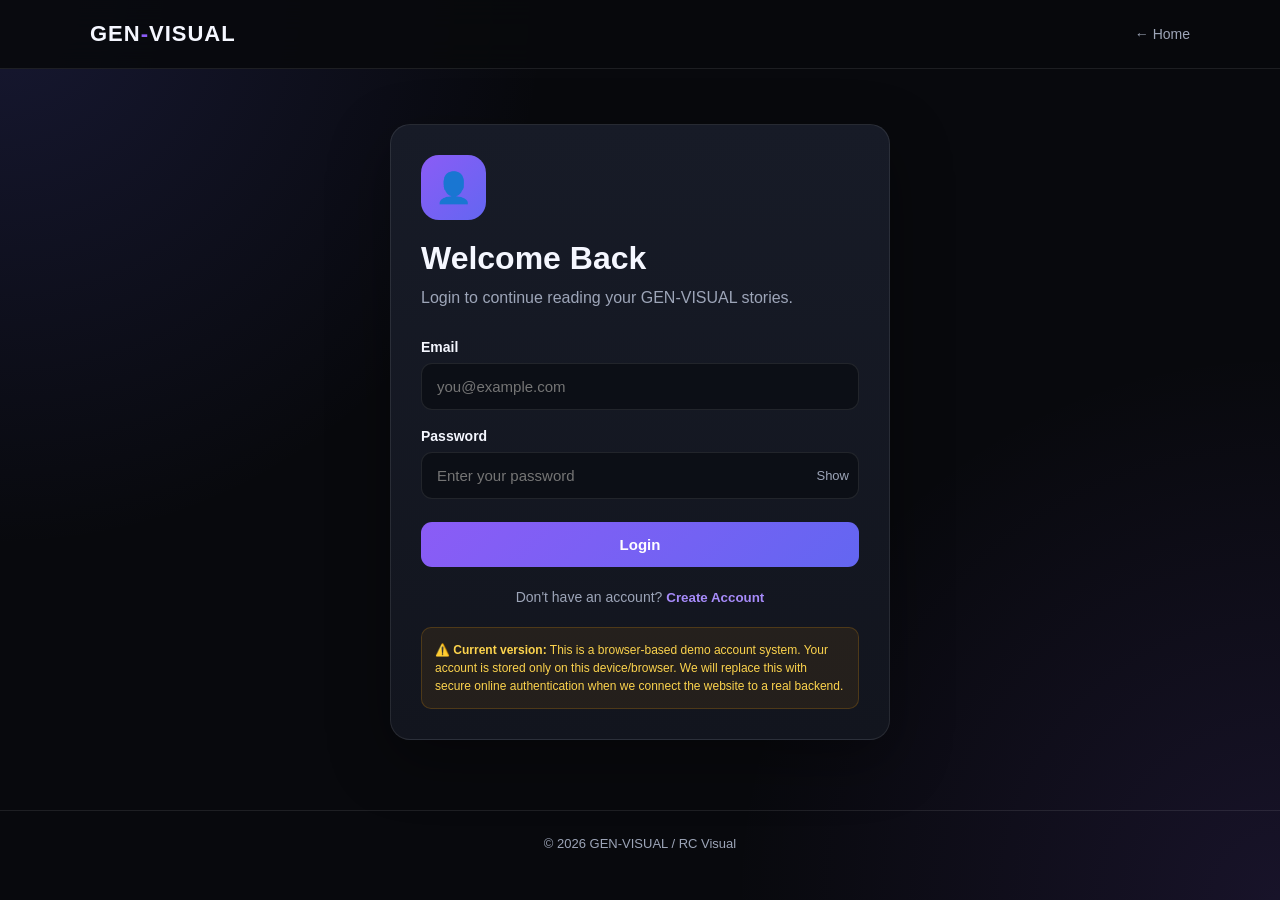
<file: login.html>
<!DOCTYPE html>
<html lang="en">
<head>
<meta charset="UTF-8">
<meta name="viewport" content="width=device-width, initial-scale=1.0">

<title>Login — GEN-VISUAL</title>

<style>
:root{
    --bg:#08090d;
    --card:#12151e;
    --card2:#171b27;
    --text:#f5f7ff;
    --muted:#9da5b8;
    --primary:#8b5cf6;
    --primary2:#6366f1;
    --border:rgba(255,255,255,.09);
    --danger:#ef4444;
    --success:#22c55e;
}

*{
    margin:0;
    padding:0;
    box-sizing:border-box;
}

body{
    font-family:Arial,Helvetica,sans-serif;
    min-height:100vh;
    color:var(--text);

    background:
        radial-gradient(
            circle at top left,
            rgba(99,102,241,.16),
            transparent 35%
        ),
        radial-gradient(
            circle at bottom right,
            rgba(139,92,246,.12),
            transparent 35%
        ),
        var(--bg);
}

a{
    color:inherit;
    text-decoration:none;
}


/* HEADER */

header{
    border-bottom:1px solid var(--border);
    background:rgba(8,9,13,.9);
    backdrop-filter:blur(15px);
}

.navbar{
    width:min(1100px,92%);
    min-height:68px;
    margin:auto;

    display:flex;
    align-items:center;
    justify-content:space-between;
}

.logo{
    font-size:22px;
    font-weight:900;
    letter-spacing:1px;
}

.logo span{
    color:var(--primary);
}

.home{
    color:var(--muted);
    font-size:14px;
}

.home:hover{
    color:white;
}


/* LOGIN AREA */

.page{
    width:min(500px,92%);
    margin:0 auto;
    padding:55px 0 70px;
}

.login-card{
    background:linear-gradient(
        180deg,
        var(--card2),
        var(--card)
    );

    border:1px solid var(--border);
    border-radius:20px;
    padding:30px;

    box-shadow:
        0 20px 60px rgba(0,0,0,.35);
}

.icon{
    width:65px;
    height:65px;

    display:flex;
    align-items:center;
    justify-content:center;

    border-radius:18px;

    margin-bottom:20px;

    font-size:30px;

    background:linear-gradient(
        135deg,
        var(--primary),
        var(--primary2)
    );
}

h1{
    font-size:32px;
    margin-bottom:8px;
}

.subtitle{
    color:var(--muted);
    line-height:1.6;
    margin-bottom:28px;
}


/* FORM */

.form-group{
    margin-bottom:18px;
}

label{
    display:block;
    margin-bottom:8px;
    font-size:14px;
    font-weight:bold;
}

input{
    width:100%;

    padding:14px 15px;

    border-radius:11px;

    border:1px solid var(--border);

    background:#0c0f16;

    color:white;

    outline:none;

    font-size:15px;
}

input:focus{
    border-color:var(--primary);
    box-shadow:
        0 0 0 3px rgba(139,92,246,.12);
}

.password-box{
    position:relative;
}

.password-box input{
    padding-right:75px;
}

.show-password{
    position:absolute;
    right:10px;
    top:50%;
    transform:translateY(-50%);

    border:0;
    background:transparent;

    color:var(--muted);

    cursor:pointer;

    font-size:13px;
}

.show-password:hover{
    color:white;
}


/* BUTTON */

.login-btn{
    width:100%;

    border:0;

    padding:14px;

    border-radius:11px;

    background:linear-gradient(
        135deg,
        var(--primary),
        var(--primary2)
    );

    color:white;

    font-weight:bold;

    cursor:pointer;

    font-size:15px;

    margin-top:5px;
}

.login-btn:hover{
    opacity:.92;
}


/* MESSAGE */

.message{
    display:none;

    padding:12px 14px;

    border-radius:10px;

    margin-bottom:18px;

    font-size:14px;

    line-height:1.5;
}

.message.error{
    display:block;

    background:rgba(239,68,68,.1);

    border:1px solid rgba(239,68,68,.25);

    color:#fca5a5;
}

.message.success{
    display:block;

    background:rgba(34,197,94,.1);

    border:1px solid rgba(34,197,94,.25);

    color:#86efac;
}


/* SWITCH */

.switch{
    text-align:center;

    margin-top:22px;

    color:var(--muted);

    font-size:14px;
}

.switch button{
    border:0;
    background:none;

    color:#a78bfa;

    font-weight:bold;

    cursor:pointer;
}


/* NOTICE */

.demo-notice{
    margin-top:22px;

    padding:13px;

    border-radius:10px;

    background:rgba(245,158,11,.08);

    border:1px solid rgba(245,158,11,.2);

    color:#fcd34d;

    font-size:12px;

    line-height:1.5;
}


/* FOOTER */

footer{
    text-align:center;

    border-top:1px solid var(--border);

    padding:25px;

    color:var(--muted);

    font-size:13px;
}


/* MOBILE */

@media(max-width:600px){

    .login-card{
        padding:24px 20px;
    }

    h1{
        font-size:28px;
    }

}
</style>
</head>


<body>


<header>

<nav class="navbar">

    <a href="index.html" class="logo">
        GEN<span>-</span>VISUAL
    </a>

    <a href="index.html" class="home">
        ← Home
    </a>

</nav>

</header>


<main class="page">


<div class="login-card">

    <div class="icon">
        👤
    </div>


    <h1 id="title">
        Welcome Back
    </h1>


    <p class="subtitle" id="subtitle">
        Login to continue reading your GEN-VISUAL stories.
    </p>


    <div
        id="message"
        class="message">
    </div>


    <!-- LOGIN FORM -->

    <form
        id="loginForm"
        onsubmit="login(event)">


        <div class="form-group">

            <label for="loginEmail">
                Email
            </label>

            <input
                id="loginEmail"
                type="email"
                placeholder="you@example.com"
                autocomplete="email"
                required>

        </div>


        <div class="form-group">

            <label for="loginPassword">
                Password
            </label>

            <div class="password-box">

                <input
                    id="loginPassword"
                    type="password"
                    placeholder="Enter your password"
                    autocomplete="current-password"
                    required>

                <button
                    type="button"
                    class="show-password"
                    onclick="togglePassword('loginPassword')">

                    Show

                </button>

            </div>

        </div>


        <button
            type="submit"
            class="login-btn">

            Login

        </button>


    </form>


    <!-- SIGN UP FORM -->

    <form
        id="signupForm"
        style="display:none;"
        onsubmit="signup(event)">


        <div class="form-group">

            <label for="signupName">
                Your Name
            </label>

            <input
                id="signupName"
                type="text"
                placeholder="Your name"
                autocomplete="name"
                required>

        </div>


        <div class="form-group">

            <label for="signupEmail">
                Email
            </label>

            <input
                id="signupEmail"
                type="email"
                placeholder="you@example.com"
                autocomplete="email"
                required>

        </div>


        <div class="form-group">

            <label for="signupPassword">
                Password
            </label>

            <div class="password-box">

                <input
                    id="signupPassword"
                    type="password"
                    placeholder="Create a password"
                    minlength="6"
                    required>

                <button
                    type="button"
                    class="show-password"
                    onclick="togglePassword('signupPassword')">

                    Show

                </button>

            </div>

        </div>


        <button
            type="submit"
            class="login-btn">

            Create Account

        </button>


    </form>


    <div class="switch">

        <span id="switchText">
            Don't have an account?
        </span>

        <button
            type="button"
            onclick="switchMode()"
            id="switchButton">

            Create Account

        </button>

    </div>


    <div class="demo-notice">

        ⚠️ <strong>Current version:</strong>
        This is a browser-based demo account system.
        Your account is stored only on this device/browser.
        We will replace this with secure online authentication
        when we connect the website to a real backend.

    </div>


</div>

</main>


<footer>

    © <span id="year"></span>
    GEN-VISUAL / RC Visual

</footer>


<script>

/* ==========================
   YEAR
========================== */

document.getElementById("year").textContent =
    new Date().getFullYear();


/* ==========================
   CHECK EXISTING LOGIN
========================== */

const existingUser =
    localStorage.getItem("genvisual-user");

if(existingUser){

    try{

        const user =
            JSON.parse(existingUser);

        if(user && user.name){

            /*
              If already logged in,
              send user to library.
            */

            window.location.href =
                "library.html";

        }

    }catch(error){

        console.log(
            "No valid saved account."
        );

    }

}


/* ==========================
   LOGIN
========================== */

function login(event){

    event.preventDefault();


    const email =
        document
        .getElementById("loginEmail")
        .value
        .trim()
        .toLowerCase();


    const password =
        document
        .getElementById("loginPassword")
        .value;


    const savedAccount =
        localStorage.getItem(
            "genvisual-account"
        );


    if(!savedAccount){

        showMessage(
            "No account found on this device. Please create an account first.",
            "error"
        );

        return;

    }


    try{

        const account =
            JSON.parse(savedAccount);


        if(
            account.email === email &&
            account.password === password
        ){

            /*
              This is the key used
              by library.html
            */

            localStorage.setItem(
                "genvisual-user",
                JSON.stringify({

                    name:account.name,
                    email:account.email

                })
            );


            showMessage(
                "Login successful! Opening your library...",
                "success"
            );


            setTimeout(function(){

                window.location.href =
                    "library.html";

            },700);


        }else{

            showMessage(
                "Incorrect email or password.",
                "error"
            );

        }


    }catch(error){

        showMessage(
            "Unable to read your account. Please create a new account.",
            "error"
        );

    }

}


/* ==========================
   SIGN UP
========================== */

function signup(event){

    event.preventDefault();


    const name =
        document
        .getElementById("signupName")
        .value
        .trim();


    const email =
        document
        .getElementById("signupEmail")
        .value
        .trim()
        .toLowerCase();


    const password =
        document
        .getElementById("signupPassword")
        .value;


    if(name.length < 2){

        showMessage(
            "Please enter your name.",
            "error"
        );

        return;

    }


    if(password.length < 6){

        showMessage(
            "Password must contain at least 6 characters.",
            "error"
        );

        return;

    }


    const account = {

        name:name,
        email:email,
        password:password

    };


    /*
      Save demo account.
    */

    localStorage.setItem(
        "genvisual-account",
        JSON.stringify(account)
    );


    /*
      Automatically log user in.
    */

    localStorage.setItem(
        "genvisual-user",
        JSON.stringify({

            name:name,
            email:email

        })
    );


    showMessage(
        "Account created successfully! Opening your library...",
        "success"
    );


    setTimeout(function(){

        window.location.href =
            "library.html";

    },700);

}


/* ==========================
   SWITCH LOGIN / SIGNUP
========================== */

let signupMode = false;


function switchMode(){

    signupMode =
        !signupMode;


    const loginForm =
        document.getElementById(
            "loginForm"
        );


    const signupForm =
        document.getElementById(
            "signupForm"
        );


    const title =
        document.getElementById(
            "title"
        );


    const subtitle =
        document.getElementById(
            "subtitle"
        );


    const switchText =
        document.getElementById(
            "switchText"
        );


    const switchButton =
        document.getElementById(
            "switchButton"
        );


    clearMessage();


    if(signupMode){

        loginForm.style.display =
            "none";

        signupForm.style.display =
            "block";

        title.textContent =
            "Create Your Account";

        subtitle.textContent =
            "Create an account to save your GEN-VISUAL reading progress.";

        switchText.textContent =
            "Already have an account?";

        switchButton.textContent =
            "Login";

    }else{

        loginForm.style.display =
            "block";

        signupForm.style.display =
            "none";

        title.textContent =
            "Welcome Back";

        subtitle.textContent =
            "Login to continue reading your GEN-VISUAL stories.";

        switchText.textContent =
            "Don't have an account?";

        switchButton.textContent =
            "Create Account";

    }

}


/* ==========================
   PASSWORD VISIBILITY
========================== */

function togglePassword(id){

    const input =
        document.getElementById(id);


    const button =
        input.parentElement
        .querySelector(
            ".show-password"
        );


    if(input.type === "password"){

        input.type =
            "text";

        button.textContent =
            "Hide";

    }else{

        input.type =
            "password";

        button.textContent =
            "Show";

    }

}


/* ==========================
   MESSAGE
========================== */

function showMessage(
    text,
    type
){

    const message =
        document.getElementById(
            "message"
        );


    message.textContent =
        text;


    message.className =
        "message " + type;

}


function clearMessage(){

    const message =
        document.getElementById(
            "message"
        );


    message.textContent =
        "";

    message.className =
        "message";

}

</script>

</body>
</html>
</file>
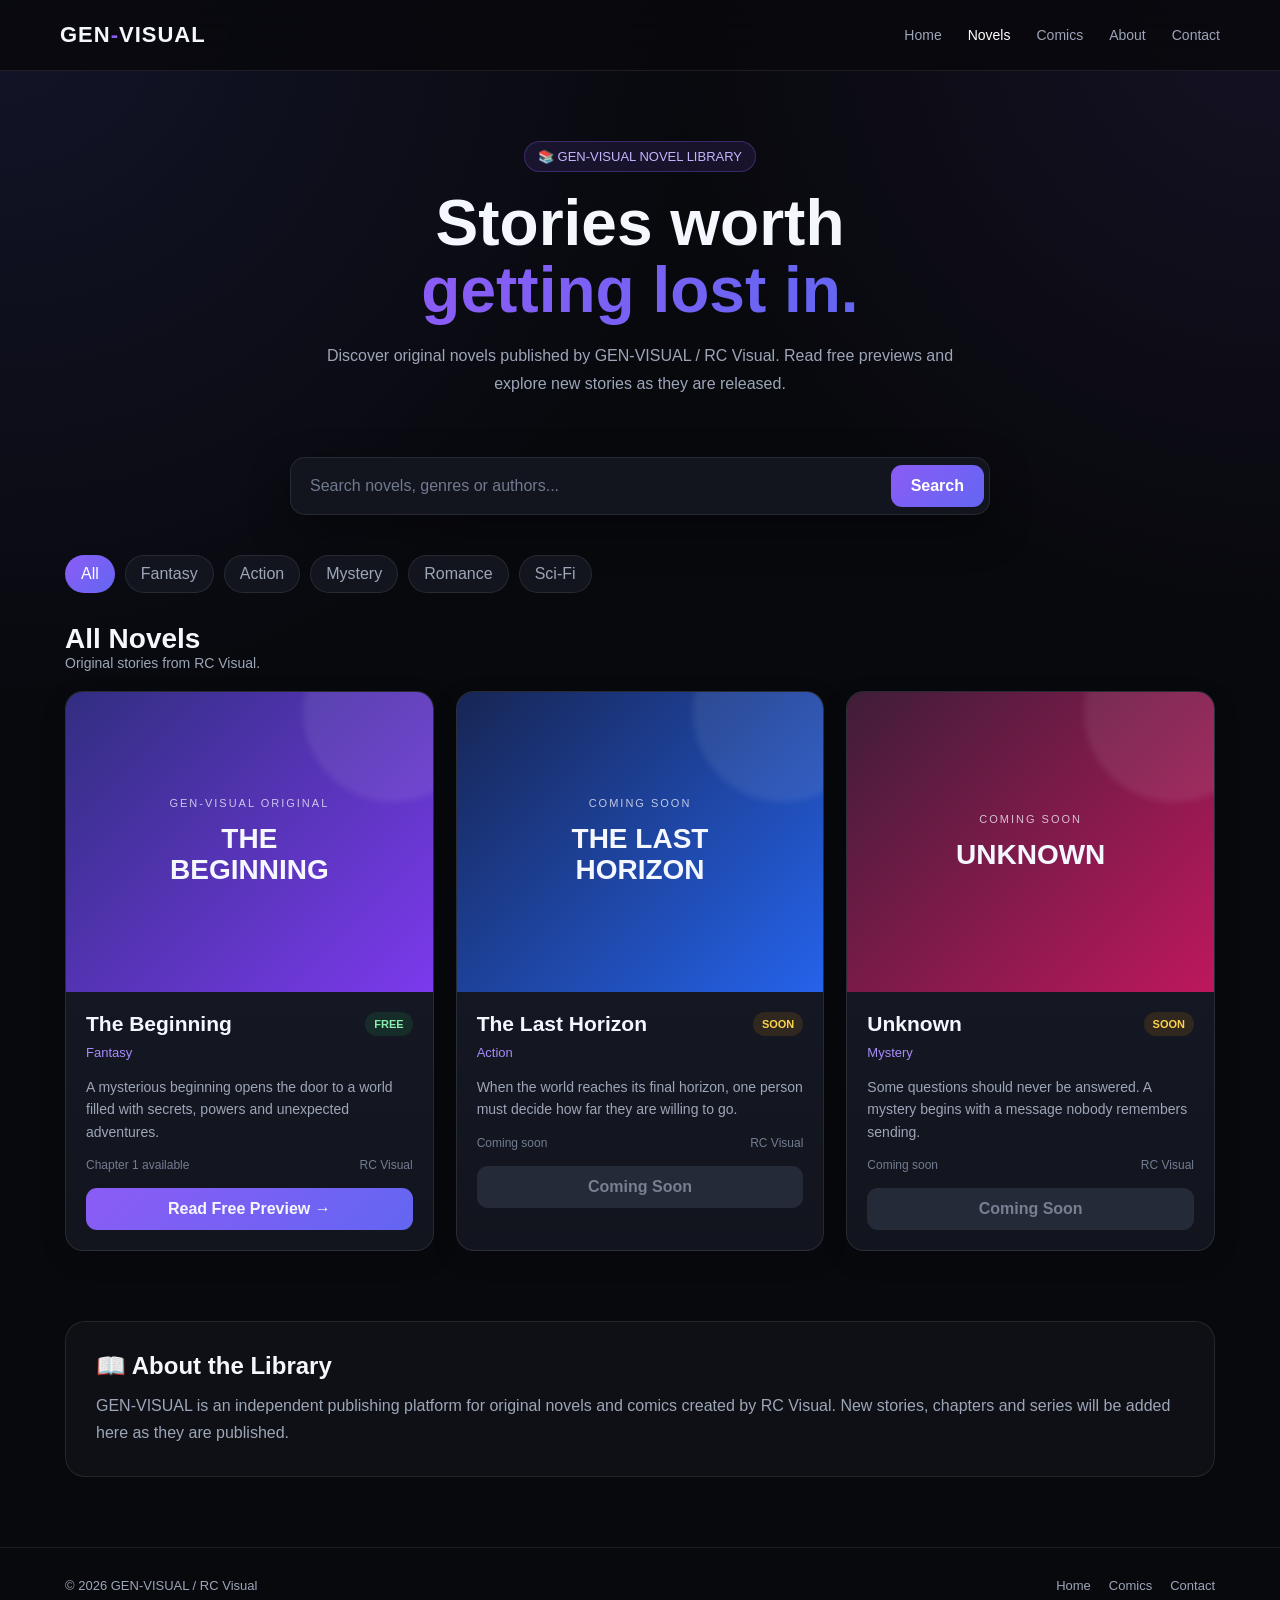
<file: novels.html>
<!DOCTYPE html>
<html lang="en">
<head>
<meta charset="UTF-8">
<meta name="viewport" content="width=device-width, initial-scale=1.0">

<title>Novels — GEN-VISUAL</title>

<meta name="description" content="Read novels published by GEN-VISUAL / RC Visual. Discover fantasy, action, mystery and more.">

<style>
:root{
    --bg:#08090d;
    --bg2:#0d1018;
    --card:#12151e;
    --card2:#171b27;
    --text:#f5f7ff;
    --muted:#9da5b8;
    --primary:#8b5cf6;
    --primary2:#6366f1;
    --border:rgba(255,255,255,.09);
    --success:#22c55e;
    --danger:#ef4444;
    --shadow:0 15px 40px rgba(0,0,0,.35);
}

*{
    margin:0;
    padding:0;
    box-sizing:border-box;
}

html{
    scroll-behavior:smooth;
}

body{
    font-family:Arial,Helvetica,sans-serif;
    background:
        radial-gradient(circle at top left,rgba(99,102,241,.12),transparent 35%),
        radial-gradient(circle at top right,rgba(139,92,246,.10),transparent 30%),
        var(--bg);
    color:var(--text);
    min-height:100vh;
}

a{
    color:inherit;
    text-decoration:none;
}

button,
input{
    font:inherit;
}

/* HEADER */

header{
    position:sticky;
    top:0;
    z-index:1000;
    background:rgba(8,9,13,.88);
    backdrop-filter:blur(16px);
    border-bottom:1px solid var(--border);
}

.navbar{
    max-width:1200px;
    margin:auto;
    min-height:70px;
    padding:0 20px;
    display:flex;
    align-items:center;
    justify-content:space-between;
}

.logo{
    font-size:22px;
    font-weight:900;
    letter-spacing:1px;
}

.logo span{
    color:#8b5cf6;
}

.nav-links{
    display:flex;
    align-items:center;
    gap:26px;
}

.nav-links a{
    color:var(--muted);
    font-size:14px;
    transition:.2s;
}

.nav-links a:hover,
.nav-links a.active{
    color:white;
}

.menu-btn{
    display:none;
    border:1px solid var(--border);
    background:var(--card);
    color:white;
    border-radius:10px;
    padding:9px 12px;
    cursor:pointer;
}

/* MAIN */

.container{
    width:min(1150px,92%);
    margin:auto;
}

.hero{
    padding:70px 0 40px;
    text-align:center;
}

.badge{
    display:inline-block;
    padding:7px 13px;
    border-radius:999px;
    background:rgba(139,92,246,.12);
    border:1px solid rgba(139,92,246,.3);
    color:#c4b5fd;
    font-size:13px;
    margin-bottom:18px;
}

.hero h1{
    font-size:clamp(36px,7vw,64px);
    line-height:1.05;
    margin-bottom:18px;
}

.hero h1 span{
    background:linear-gradient(90deg,#8b5cf6,#6366f1);
    -webkit-background-clip:text;
    background-clip:text;
    color:transparent;
}

.hero p{
    max-width:650px;
    margin:auto;
    color:var(--muted);
    line-height:1.7;
    font-size:16px;
}

/* SEARCH */

.search-area{
    margin:20px auto 40px;
    max-width:700px;
}

.search-box{
    display:flex;
    align-items:center;
    background:var(--card);
    border:1px solid var(--border);
    border-radius:15px;
    padding:5px;
    box-shadow:var(--shadow);
}

.search-box input{
    flex:1;
    min-width:0;
    background:transparent;
    border:0;
    outline:0;
    color:white;
    padding:14px;
}

.search-box input::placeholder{
    color:#70798e;
}

.search-btn{
    border:0;
    border-radius:11px;
    background:linear-gradient(135deg,var(--primary),var(--primary2));
    color:white;
    padding:12px 20px;
    cursor:pointer;
    font-weight:700;
}

/* FILTERS */

.filters{
    display:flex;
    gap:10px;
    flex-wrap:wrap;
    margin-bottom:30px;
}

.filter{
    border:1px solid var(--border);
    background:var(--card);
    color:var(--muted);
    border-radius:999px;
    padding:9px 15px;
    cursor:pointer;
    transition:.2s;
}

.filter:hover,
.filter.active{
    background:linear-gradient(135deg,var(--primary),var(--primary2));
    color:white;
    border-color:transparent;
}

/* SECTION */

.section-title{
    display:flex;
    align-items:end;
    justify-content:space-between;
    gap:20px;
    margin-bottom:20px;
}

.section-title h2{
    font-size:28px;
}

.section-title p{
    color:var(--muted);
    font-size:14px;
}

/* BOOK GRID */

.book-grid{
    display:grid;
    grid-template-columns:repeat(3,1fr);
    gap:22px;
    padding-bottom:70px;
}

.book-card{
    background:linear-gradient(180deg,var(--card2),var(--card));
    border:1px solid var(--border);
    border-radius:18px;
    overflow:hidden;
    transition:.25s;
    box-shadow:0 8px 25px rgba(0,0,0,.18);
}

.book-card:hover{
    transform:translateY(-5px);
    border-color:rgba(139,92,246,.45);
    box-shadow:var(--shadow);
}

.cover{
    height:300px;
    position:relative;
    display:flex;
    align-items:center;
    justify-content:center;
    padding:25px;
    text-align:center;
    overflow:hidden;
}

.cover::before{
    content:"";
    position:absolute;
    width:180px;
    height:180px;
    background:rgba(255,255,255,.08);
    border-radius:50%;
    filter:blur(3px);
    top:-70px;
    right:-50px;
}

.cover-1{
    background:linear-gradient(135deg,#312e81,#7c3aed);
}

.cover-2{
    background:linear-gradient(135deg,#172554,#2563eb);
}

.cover-3{
    background:linear-gradient(135deg,#3f1d38,#be185d);
}

.cover-content{
    position:relative;
    z-index:2;
}

.cover small{
    display:block;
    text-transform:uppercase;
    letter-spacing:2px;
    font-size:11px;
    opacity:.75;
    margin-bottom:15px;
}

.cover h3{
    font-size:28px;
    line-height:1.1;
}

.book-info{
    padding:20px;
}

.book-top{
    display:flex;
    justify-content:space-between;
    align-items:start;
    gap:10px;
}

.book-info h3{
    font-size:21px;
    margin-bottom:7px;
}

.genre{
    color:#a78bfa;
    font-size:13px;
}

.status{
    white-space:nowrap;
    font-size:11px;
    font-weight:700;
    padding:6px 9px;
    border-radius:999px;
    background:rgba(34,197,94,.12);
    color:#86efac;
}

.status.soon{
    background:rgba(245,158,11,.12);
    color:#fcd34d;
}

.book-info p{
    color:var(--muted);
    line-height:1.6;
    font-size:14px;
    margin:15px 0;
}

.book-meta{
    display:flex;
    justify-content:space-between;
    color:#737c91;
    font-size:12px;
    margin-bottom:16px;
}

.read-btn{
    display:block;
    text-align:center;
    width:100%;
    padding:12px;
    border-radius:11px;
    background:linear-gradient(135deg,var(--primary),var(--primary2));
    font-weight:700;
    transition:.2s;
}

.read-btn:hover{
    transform:translateY(-1px);
    filter:brightness(1.1);
}

.read-btn.disabled{
    background:#252a38;
    color:#777f91;
    pointer-events:none;
}

/* EMPTY */

.no-results{
    display:none;
    text-align:center;
    padding:50px 20px;
    color:var(--muted);
    border:1px dashed var(--border);
    border-radius:16px;
    margin-bottom:70px;
}

.no-results h3{
    color:white;
    margin-bottom:8px;
}

/* INFO */

.info{
    margin-bottom:70px;
    padding:30px;
    border:1px solid var(--border);
    background:rgba(18,20,27,.7);
    border-radius:20px;
}

.info h2{
    margin-bottom:12px;
}

.info p{
    color:var(--muted);
    line-height:1.7;
}

/* FOOTER */

footer{
    border-top:1px solid var(--border);
    padding:30px 0;
    color:var(--muted);
    font-size:13px;
}

.footer-inner{
    display:flex;
    justify-content:space-between;
    gap:20px;
    flex-wrap:wrap;
}

.footer-links{
    display:flex;
    gap:18px;
}

.footer-links a:hover{
    color:white;
}

/* MOBILE */

@media(max-width:850px){

    .book-grid{
        grid-template-columns:repeat(2,1fr);
    }

    .nav-links{
        position:absolute;
        left:0;
        right:0;
        top:70px;
        display:none;
        flex-direction:column;
        align-items:stretch;
        gap:0;
        background:#0b0d13;
        border-bottom:1px solid var(--border);
        padding:10px 20px 15px;
    }

    .nav-links.show{
        display:flex;
    }

    .nav-links a{
        padding:13px 0;
    }

    .menu-btn{
        display:block;
    }
}

@media(max-width:600px){

    .hero{
        padding:50px 0 30px;
    }

    .hero h1{
        font-size:42px;
    }

    .search-box{
        flex-direction:column;
        align-items:stretch;
        padding:6px;
    }

    .search-btn{
        width:100%;
    }

    .book-grid{
        grid-template-columns:1fr;
    }

    .cover{
        height:330px;
    }

    .section-title{
        display:block;
    }

    .section-title p{
        margin-top:6px;
    }

    .footer-inner{
        display:block;
    }

    .footer-links{
        margin-top:15px;
    }
}
</style>
</head>

<body>

<header>
    <nav class="navbar">

        <a href="index.html" class="logo">
            GEN<span>-</span>VISUAL
        </a>

        <button class="menu-btn" onclick="toggleMenu()" aria-label="Open menu">
            ☰
        </button>

        <div class="nav-links" id="navLinks">
            <a href="index.html">Home</a>
            <a href="novels.html" class="active">Novels</a>
            <a href="comics.html">Comics</a>
            <a href="index.html#about">About</a>
            <a href="index.html#contact">Contact</a>
        </div>

    </nav>
</header>

<main>

<section class="hero">
    <div class="container">

        <div class="badge">📚 GEN-VISUAL NOVEL LIBRARY</div>

        <h1>
            Stories worth<br>
            <span>getting lost in.</span>
        </h1>

        <p>
            Discover original novels published by GEN-VISUAL / RC Visual.
            Read free previews and explore new stories as they are released.
        </p>

    </div>
</section>


<section class="container">

    <div class="search-area">
        <div class="search-box">
            <input
                type="search"
                id="searchInput"
                placeholder="Search novels, genres or authors..."
                autocomplete="off"
            >
            <button class="search-btn" onclick="searchNovels()">
                Search
            </button>
        </div>
    </div>


    <div class="filters">

        <button class="filter active" data-genre="all">
            All
        </button>

        <button class="filter" data-genre="fantasy">
            Fantasy
        </button>

        <button class="filter" data-genre="action">
            Action
        </button>

        <button class="filter" data-genre="mystery">
            Mystery
        </button>

        <button class="filter" data-genre="romance">
            Romance
        </button>

        <button class="filter" data-genre="sci-fi">
            Sci-Fi
        </button>

    </div>


    <div class="section-title">

        <div>
            <h2>All Novels</h2>
            <p>Original stories from RC Visual.</p>
        </div>

    </div>


    <div class="book-grid" id="bookGrid">


        <!-- NOVEL 1 -->

        <article
            class="book-card"
            data-title="The Beginning"
            data-genre="fantasy"
            data-author="RC Visual"
        >

            <div class="cover cover-1">

                <div class="cover-content">

                    <small>GEN-VISUAL ORIGINAL</small>

                    <h3>
                        THE<br>
                        BEGINNING
                    </h3>

                </div>

            </div>


            <div class="book-info">

                <div class="book-top">

                    <div>
                        <h3>The Beginning</h3>
                        <span class="genre">Fantasy</span>
                    </div>

                    <span class="status">
                        FREE
                    </span>

                </div>


                <p>
                    A mysterious beginning opens the door to a world
                    filled with secrets, powers and unexpected adventures.
                </p>


                <div class="book-meta">
                    <span>Chapter 1 available</span>
                    <span>RC Visual</span>
                </div>


                <a href="reader.html?book=the-beginning&chapter=1"
                   class="read-btn">
                    Read Free Preview →
                </a>

            </div>

        </article>



        <!-- NOVEL 2 -->

        <article
            class="book-card"
            data-title="The Last Horizon"
            data-genre="action"
            data-author="RC Visual"
        >

            <div class="cover cover-2">

                <div class="cover-content">

                    <small>COMING SOON</small>

                    <h3>
                        THE LAST<br>
                        HORIZON
                    </h3>

                </div>

            </div>


            <div class="book-info">

                <div class="book-top">

                    <div>
                        <h3>The Last Horizon</h3>
                        <span class="genre">Action</span>
                    </div>

                    <span class="status soon">
                        SOON
                    </span>

                </div>


                <p>
                    When the world reaches its final horizon,
                    one person must decide how far they are willing to go.
                </p>


                <div class="book-meta">
                    <span>Coming soon</span>
                    <span>RC Visual</span>
                </div>


                <a href="#"
                   class="read-btn disabled"
                   onclick="return false;">
                    Coming Soon
                </a>

            </div>

        </article>



        <!-- NOVEL 3 -->

        <article
            class="book-card"
            data-title="Unknown"
            data-genre="mystery"
            data-author="RC Visual"
        >

            <div class="cover cover-3">

                <div class="cover-content">

                    <small>COMING SOON</small>

                    <h3>
                        UNKNOWN
                    </h3>

                </div>

            </div>


            <div class="book-info">

                <div class="book-top">

                    <div>
                        <h3>Unknown</h3>
                        <span class="genre">Mystery</span>
                    </div>

                    <span class="status soon">
                        SOON
                    </span>

                </div>


                <p>
                    Some questions should never be answered.
                    A mystery begins with a message nobody remembers sending.
                </p>


                <div class="book-meta">
                    <span>Coming soon</span>
                    <span>RC Visual</span>
                </div>


                <a href="#"
                   class="read-btn disabled"
                   onclick="return false;">
                    Coming Soon
                </a>

            </div>

        </article>


    </div>


    <div class="no-results" id="noResults">

        <h3>No novels found</h3>

        <p>
            Try another title, author or genre.
        </p>

    </div>



    <div class="info">

        <h2>📖 About the Library</h2>

        <p>
            GEN-VISUAL is an independent publishing platform for original
            novels and comics created by RC Visual. New stories, chapters
            and series will be added here as they are published.
        </p>

    </div>

</section>

</main>


<footer>

    <div class="container footer-inner">

        <div>
            © <span id="year"></span> GEN-VISUAL / RC Visual
        </div>

        <div class="footer-links">
            <a href="index.html">Home</a>
            <a href="comics.html">Comics</a>
            <a href="index.html#contact">Contact</a>
        </div>

    </div>

</footer>


<script>

/* MOBILE MENU */

function toggleMenu(){

    const menu = document.getElementById("navLinks");

    menu.classList.toggle("show");

}


/* YEAR */

document.getElementById("year").textContent =
    new Date().getFullYear();


/* SEARCH */

const searchInput =
    document.getElementById("searchInput");

const cards =
    document.querySelectorAll(".book-card");

const noResults =
    document.getElementById("noResults");


function searchNovels(){

    const query =
        searchInput.value.toLowerCase().trim();

    let visible = 0;

    cards.forEach(card => {

        const text =
            (
                card.dataset.title +
                " " +
                card.dataset.genre +
                " " +
                card.dataset.author
            ).toLowerCase();

        if(text.includes(query)){

            card.style.display = "";

            visible++;

        }else{

            card.style.display = "none";

        }

    });


    noResults.style.display =
        visible === 0 ? "block" : "none";

}


/* LIVE SEARCH */

searchInput.addEventListener(
    "input",
    searchNovels
);


/* GENRE FILTER */

const filters =
    document.querySelectorAll(".filter");


filters.forEach(filter => {

    filter.addEventListener("click", () => {

        filters.forEach(item =>
            item.classList.remove("active")
        );

        filter.classList.add("active");

        const genre =
            filter.dataset.genre;

        let visible = 0;


        cards.forEach(card => {

            const cardGenre =
                card.dataset.genre;

            if(
                genre === "all" ||
                cardGenre === genre
            ){

                card.style.display = "";

                visible++;

            }else{

                card.style.display = "none";

            }

        });


        noResults.style.display =
            visible === 0 ? "block" : "none";


        searchInput.value = "";

    });

});

</script>

</body>
  </html>
</file>
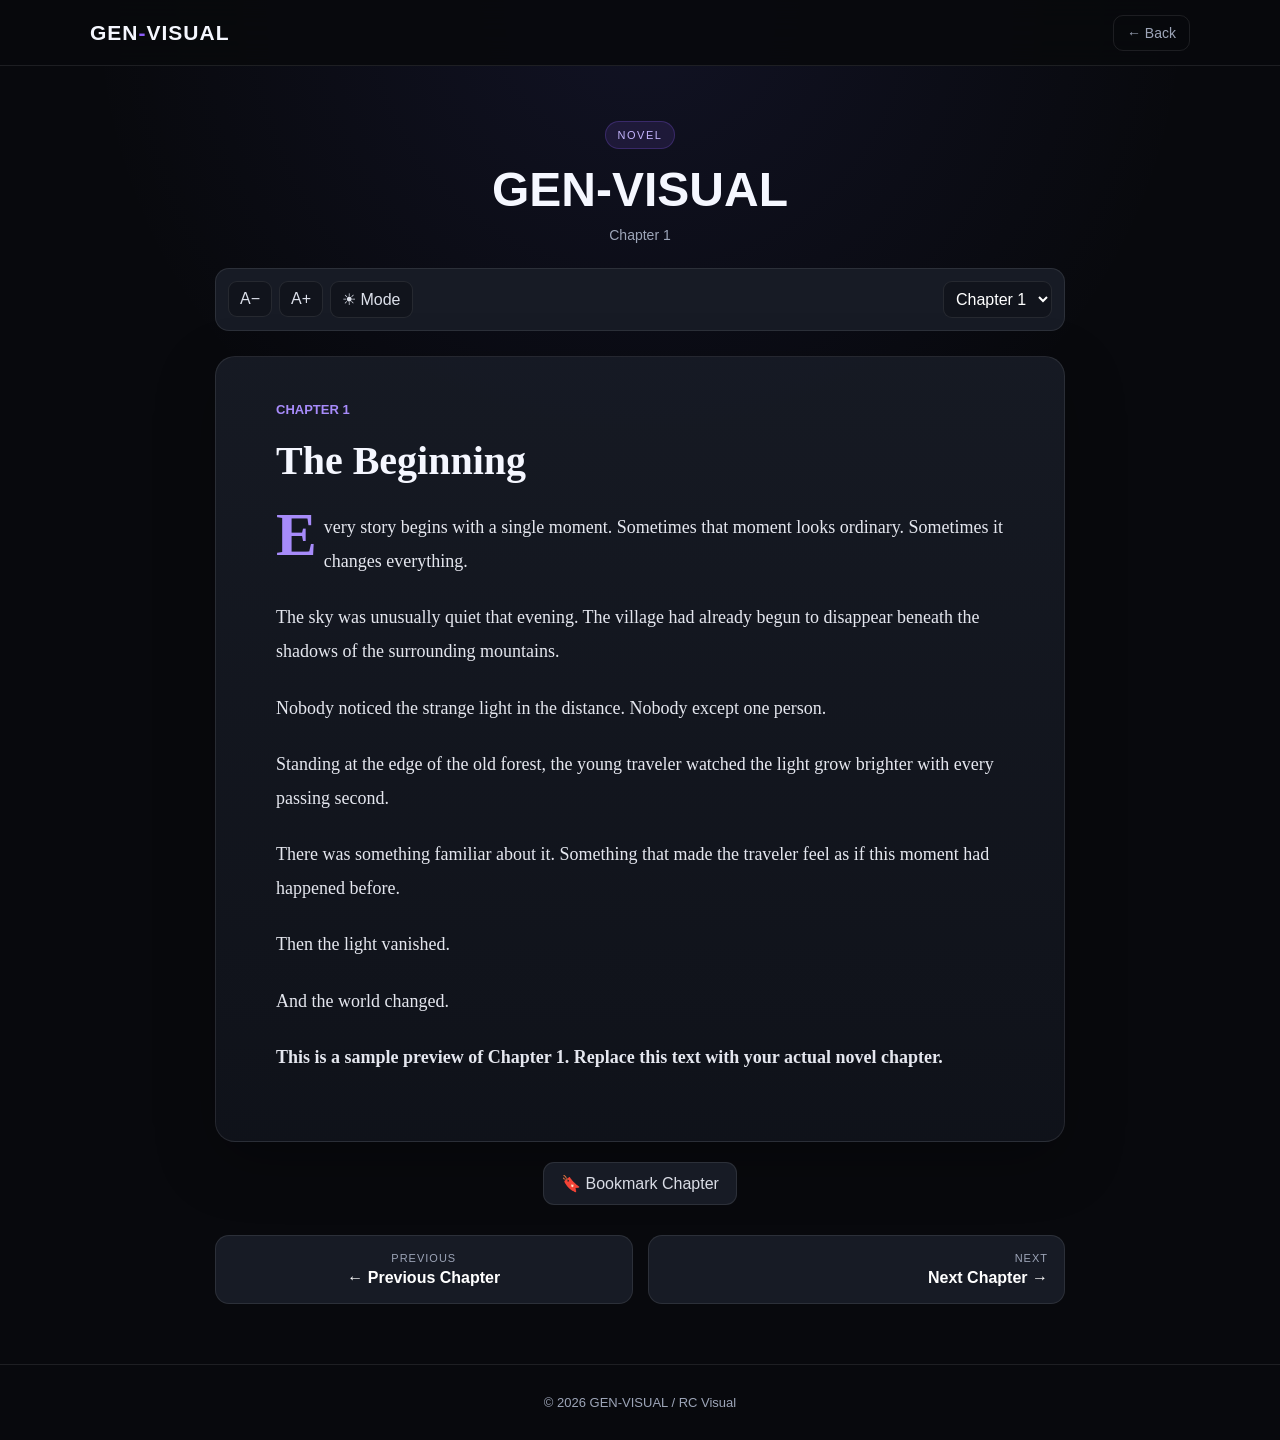
<file: reader.html>
<!DOCTYPE html>
<html lang="en">
<head>
<meta charset="UTF-8">

<meta name="viewport"
      content="width=device-width, initial-scale=1.0">

<title>Reader — GEN-VISUAL</title>

<meta name="description"
      content="Read stories and comics on GEN-VISUAL / RC Visual.">

<style>

:root{
    --bg:#08090d;
    --reader:#10131b;
    --card:#171b25;
    --text:#f5f7ff;
    --muted:#9da5b8;
    --primary:#8b5cf6;
    --primary2:#6366f1;
    --border:rgba(255,255,255,.09);
    --max:850px;
}

*{
    margin:0;
    padding:0;
    box-sizing:border-box;
}

html{
    scroll-behavior:smooth;
}

body{
    font-family:
        Arial,
        Helvetica,
        sans-serif;

    background:
        radial-gradient(
            circle at top,
            rgba(99,102,241,.10),
            transparent 35%
        ),
        var(--bg);

    color:var(--text);
    min-height:100vh;
}

a{
    color:inherit;
    text-decoration:none;
}

button,
select{
    font:inherit;
}


/* =========================
   HEADER
========================= */

header{
    position:sticky;
    top:0;
    z-index:1000;

    background:rgba(8,9,13,.90);

    backdrop-filter:blur(16px);

    border-bottom:1px solid var(--border);
}

.navbar{
    min-height:65px;

    width:min(1100px,92%);

    margin:auto;

    display:flex;

    align-items:center;

    justify-content:space-between;

    gap:20px;
}

.logo{
    font-size:21px;

    font-weight:900;

    letter-spacing:1px;
}

.logo span{
    color:var(--primary);
}

.back{
    color:var(--muted);

    font-size:14px;

    padding:9px 13px;

    border:1px solid var(--border);

    border-radius:10px;

    transition:.2s;
}

.back:hover{
    color:white;

    border-color:rgba(139,92,246,.5);
}


/* =========================
   READING PROGRESS
========================= */

.progress-container{
    position:fixed;

    top:65px;
    left:0;

    width:100%;

    height:3px;

    z-index:999;

    background:transparent;
}

.progress-bar{
    height:100%;

    width:0%;

    background:
        linear-gradient(
            90deg,
            var(--primary),
            var(--primary2)
        );

    transition:width .1s;
}


/* =========================
   READER TOP
========================= */

.reader-header{
    width:min(var(--max),92%);

    margin:55px auto 25px;

    text-align:center;
}

.reader-type{
    display:inline-block;

    font-size:11px;

    letter-spacing:1.5px;

    text-transform:uppercase;

    color:#c4b5fd;

    background:rgba(139,92,246,.12);

    border:1px solid rgba(139,92,246,.25);

    padding:7px 12px;

    border-radius:999px;

    margin-bottom:15px;
}

.reader-header h1{
    font-size:
        clamp(30px,6vw,48px);

    line-height:1.1;

    margin-bottom:10px;
}

.reader-header p{
    color:var(--muted);

    font-size:14px;
}


/* =========================
   READER CONTROLS
========================= */

.controls{
    width:min(var(--max),92%);

    margin:0 auto 25px;

    display:flex;

    align-items:center;

    justify-content:space-between;

    gap:10px;

    flex-wrap:wrap;

    padding:12px;

    background:var(--card);

    border:1px solid var(--border);

    border-radius:14px;
}

.control-group{
    display:flex;

    align-items:center;

    gap:7px;

    flex-wrap:wrap;
}

.control-btn{
    border:1px solid var(--border);

    background:#11141c;

    color:#dce0ea;

    padding:8px 11px;

    border-radius:9px;

    cursor:pointer;

    transition:.2s;
}

.control-btn:hover{
    border-color:rgba(139,92,246,.5);

    color:white;
}

.control-btn:disabled{
    opacity:.4;

    cursor:not-allowed;
}

.chapter-select{
    background:#11141c;

    color:white;

    border:1px solid var(--border);

    border-radius:9px;

    padding:8px;

    outline:none;

    cursor:pointer;
}


/* =========================
   READER
========================= */

.reader{
    width:min(var(--max),92%);

    margin:auto;

    padding:45px clamp(18px,5vw,60px);

    background:
        linear-gradient(
            180deg,
            rgba(23,27,37,.95),
            rgba(16,19,27,.95)
        );

    border:1px solid var(--border);

    border-radius:20px;

    box-shadow:
        0 20px 60px rgba(0,0,0,.25);
}


/* =========================
   NOVEL CONTENT
========================= */

.chapter-label{
    color:#a78bfa;

    font-size:13px;

    font-weight:bold;

    margin-bottom:20px;
}

.reader h2{
    font-family:
        Georgia,
        "Times New Roman",
        serif;

    font-size:
        clamp(28px,5vw,40px);

    margin-bottom:25px;

    line-height:1.2;
}

.reader p{
    font-family:
        Georgia,
        "Times New Roman",
        serif;

    font-size:18px;

    line-height:1.9;

    color:#e5e7ef;

    margin-bottom:22px;
}

.dropcap::first-letter{
    font-size:3.4em;

    float:left;

    line-height:.8;

    padding-right:7px;

    color:#a78bfa;

    font-weight:bold;
}


/* =========================
   COMIC MODE
========================= */

.comic-reader{
    display:none;

    text-align:center;
}

.comic-page{
    width:100%;

    min-height:300px;

    display:flex;

    align-items:center;

    justify-content:center;

    padding:30px;

    margin-bottom:20px;

    border-radius:15px;

    background:
        linear-gradient(
            135deg,
            #312e81,
            #7c3aed
        );

    border:1px solid var(--border);
}

.comic-page-content{
    font-size:
        clamp(28px,7vw,65px);

    font-weight:900;

    line-height:1.1;

    text-shadow:
        0 8px 30px rgba(0,0,0,.4);
}


/* =========================
   BOOKMARK
========================= */

.bookmark-area{
    width:min(var(--max),92%);

    margin:20px auto;

    text-align:center;
}

.bookmark-btn{
    border:1px solid var(--border);

    background:var(--card);

    color:#d9dce5;

    padding:11px 17px;

    border-radius:11px;

    cursor:pointer;

    transition:.2s;
}

.bookmark-btn:hover{
    border-color:rgba(139,92,246,.5);

    color:white;
}

.bookmark-btn.saved{
    background:
        linear-gradient(
            135deg,
            var(--primary),
            var(--primary2)
        );

    border-color:transparent;

    color:white;
}


/* =========================
   BOTTOM NAVIGATION
========================= */

.chapter-navigation{
    width:min(var(--max),92%);

    margin:30px auto 60px;

    display:grid;

    grid-template-columns:1fr 1fr;

    gap:15px;
}

.nav-chapter{
    padding:16px;

    border-radius:14px;

    border:1px solid var(--border);

    background:var(--card);

    color:white;

    cursor:pointer;

    transition:.2s;
}

.nav-chapter:hover{
    border-color:rgba(139,92,246,.5);

    transform:translateY(-2px);
}

.nav-chapter.next{
    text-align:right;
}

.nav-small{
    display:block;

    color:var(--muted);

    font-size:11px;

    margin-bottom:5px;

    text-transform:uppercase;

    letter-spacing:1px;
}

.nav-title{
    font-weight:bold;
}


/* =========================
   FOOTER
========================= */

footer{
    border-top:1px solid var(--border);

    padding:30px 0;

    color:var(--muted);

    font-size:13px;

    text-align:center;
}


/* =========================
   LIGHT READING MODE
========================= */

body.light-reader{
    background:#eeeef2;

    color:#15161a;
}

body.light-reader header{
    background:rgba(255,255,255,.9);

    border-color:rgba(0,0,0,.1);
}

body.light-reader .logo{
    color:#111;
}

body.light-reader .back{
    color:#444;

    border-color:rgba(0,0,0,.15);
}

body.light-reader .reader{
    background:#fff;

    border-color:rgba(0,0,0,.08);

    box-shadow:0 15px 40px rgba(0,0,0,.1);
}

body.light-reader .reader p{
    color:#292929;
}

body.light-reader .controls,
body.light-reader .bookmark-btn,
body.light-reader .nav-chapter{
    background:#fff;

    color:#222;

    border-color:rgba(0,0,0,.1);
}

body.light-reader .control-btn,
body.light-reader .chapter-select{
    background:#f3f3f5;

    color:#222;

    border-color:rgba(0,0,0,.1);
}


/* =========================
   MOBILE
========================= */

@media(max-width:600px){

    .navbar{
        min-height:60px;
    }

    .progress-container{
        top:60px;
    }

    .reader-header{
        margin-top:40px;
    }

    .controls{
        align-items:stretch;
    }

    .control-group{
        width:100%;
    }

    .control-btn,
    .chapter-select{
        flex:1;
    }

    .reader{
        padding:
            32px
            18px;
    }

    .reader p{
        font-size:17px;

        line-height:1.85;
    }

    .chapter-navigation{
        grid-template-columns:1fr;
    }

    .nav-chapter.next{
        text-align:left;
    }

    .comic-page{
        min-height:240px;

        padding:20px;
    }

}

</style>
</head>


<body>


<!-- =========================
     HEADER
========================= -->

<header>

<nav class="navbar">

    <a href="index.html" class="logo">
        GEN<span>-</span>VISUAL
    </a>

    <a href="javascript:history.back()" class="back">
        ← Back
    </a>

</nav>

</header>


<!-- PROGRESS -->

<div class="progress-container">

    <div
        class="progress-bar"
        id="progressBar">
    </div>

</div>


<!-- =========================
     READER HEADER
========================= -->

<section class="reader-header">

    <div
        class="reader-type"
        id="readerType">
        NOVEL
    </div>

    <h1 id="bookTitle">
        The Beginning
    </h1>

    <p id="chapterInfo">
        Chapter 1
    </p>

</section>


<!-- =========================
     CONTROLS
========================= -->

<section class="controls">

    <div class="control-group">

        <button
            class="control-btn"
            onclick="changeFontSize(-1)">
            A−
        </button>

        <button
            class="control-btn"
            onclick="changeFontSize(1)">
            A+
        </button>

        <button
            class="control-btn"
            onclick="toggleReaderMode()">
            ☀ Mode
        </button>

    </div>


    <div class="control-group">

        <select
            class="chapter-select"
            id="chapterSelect"
            onchange="changeChapter(this.value)">

            <option value="1">
                Chapter 1
            </option>

            <option value="2">
                Chapter 2
            </option>

            <option value="3">
                Chapter 3
            </option>

        </select>

    </div>

</section>


<!-- =========================
     READER CONTENT
========================= -->

<main class="reader" id="novelReader">

    <div
        class="chapter-label"
        id="chapterLabel">
        CHAPTER 1
    </div>


    <h2 id="chapterTitle">
        The Beginning
    </h2>


    <p class="dropcap">
        Every story begins with a single moment.
        Sometimes that moment looks ordinary.
        Sometimes it changes everything.
    </p>


    <p>
        The sky was unusually quiet that evening.
        The village had already begun to disappear
        beneath the shadows of the surrounding mountains.
    </p>


    <p>
        Nobody noticed the strange light in the distance.
        Nobody except one person.
    </p>


    <p>
        Standing at the edge of the old forest,
        the young traveler watched the light grow
        brighter with every passing second.
    </p>


    <p>
        There was something familiar about it.
        Something that made the traveler feel as if
        this moment had happened before.
    </p>


    <p>
        Then the light vanished.
    </p>


    <p>
        And the world changed.
    </p>


    <p>
        <strong>
            This is only a sample preview.
            Your real chapter content can be placed here later.
        </strong>
    </p>

</main>


<!-- =========================
     COMIC READER
========================= -->

<main
    class="reader comic-reader"
    id="comicReader">

    <div class="chapter-label">
        COMIC EPISODE 1
    </div>

    <h2 id="comicTitle">
        First Chapter
    </h2>


    <div class="comic-page">

        <div class="comic-page-content">
            FIRST<br>
            CHAPTER
        </div>

    </div>


    <p>
        Your actual comic pages will be displayed here.
        Later you can replace these panels with your
        uploaded comic artwork.
    </p>


    <div class="comic-page">

        <div class="comic-page-content">
            THE<br>
            STORY<br>
            BEGINS
        </div>

    </div>

</main>


<!-- =========================
     BOOKMARK
========================= -->

<div class="bookmark-area">

    <button
        class="bookmark-btn"
        id="bookmarkBtn"
        onclick="toggleBookmark()">

        🔖 Bookmark Chapter

    </button>

</div>


<!-- =========================
     CHAPTER NAVIGATION
========================= -->

<section class="chapter-navigation">


    <button
        class="nav-chapter"
        id="previousBtn"
        onclick="previousChapter()">

        <span class="nav-small">
            Previous
        </span>

        <span class="nav-title">
            ← Previous Chapter
        </span>

    </button>


    <button
        class="nav-chapter next"
        id="nextBtn"
        onclick="nextChapter()">

        <span class="nav-small">
            Next
        </span>

        <span class="nav-title">
            Next Chapter →
        </span>

    </button>


</section>


<!-- =========================
     FOOTER
========================= -->

<footer>

    © <span id="year"></span>
    GEN-VISUAL / RC Visual

</footer>


<script>

/* =====================================
   GET URL PARAMETERS
===================================== */

const params =
    new URLSearchParams(window.location.search);

const book =
    params.get("book");

const comic =
    params.get("comic");

let chapter =
    parseInt(params.get("chapter")) || 1;


/* =====================================
   READER TYPE
===================================== */

const isComic =
    !!comic;


/* =====================================
   ELEMENTS
===================================== */

const bookTitle =
    document.getElementById("bookTitle");

const chapterInfo =
    document.getElementById("chapterInfo");

const readerType =
    document.getElementById("readerType");

const novelReader =
    document.getElementById("novelReader");

const comicReader =
    document.getElementById("comicReader");

const chapterSelect =
    document.getElementById("chapterSelect");

const previousBtn =
    document.getElementById("previousBtn");

const nextBtn =
    document.getElementById("nextBtn");

const bookmarkBtn =
    document.getElementById("bookmarkBtn");

const progressBar =
    document.getElementById("progressBar");


/* =====================================
   SAMPLE CONTENT
===================================== */

const chapters = {

    1:{
        title:"The Beginning",

        content:`
        <p class="dropcap">
        Every story begins with a single moment.
        Sometimes that moment looks ordinary.
        Sometimes it changes everything.
        </p>

        <p>
        The sky was unusually quiet that evening.
        The village had already begun to disappear
        beneath the shadows of the surrounding mountains.
        </p>

        <p>
        Nobody noticed the strange light in the distance.
        Nobody except one person.
        </p>

        <p>
        Standing at the edge of the old forest,
        the young traveler watched the light grow
        brighter with every passing second.
        </p>

        <p>
        There was something familiar about it.
        Something that made the traveler feel as if
        this moment had happened before.
        </p>

        <p>
        Then the light vanished.
        </p>

        <p>
        And the world changed.
        </p>

        <p>
        <strong>
        This is a sample preview of Chapter 1.
        Replace this text with your actual novel chapter.
        </strong>
        </p>
        `
    },


    2:{
        title:"The First Step",

        content:`
        <p class="dropcap">
        The morning arrived without warning.
        </p>

        <p>
        Everything looked normal, but the traveler
        knew something had changed during the night.
        </p>

        <p>
        The forest was silent.
        The mountains were covered in mist.
        </p>

        <p>
        Yet somewhere beyond the trees,
        something was waiting.
        </p>

        <p>
        The traveler took the first step forward.
        </p>

        <p>
        There would be no turning back.
        </p>
        `
    },


    3:{
        title:"The Unknown",

        content:`
        <p class="dropcap">
        The deeper the traveler went,
        the less familiar the world became.
        </p>

        <p>
        Strange symbols appeared on the trees.
        None of them had been there before.
        </p>

        <p>
        Then a voice came from the darkness.
        </p>

        <p>
        "You finally arrived."
        </p>

        <p>
        The traveler stopped.
        </p>

        <p>
        There was nobody there.
        </p>
        `
    }

};


/* =====================================
   INITIALIZE
===================================== */

function initializeReader(){

    document.getElementById("year").textContent =
        new Date().getFullYear();


    if(isComic){

        readerType.textContent =
            "COMIC";

        bookTitle.textContent =
            "First Chapter";

        chapterInfo.textContent =
            "Episode " + chapter;

        novelReader.style.display =
            "none";

        comicReader.style.display =
            "block";

        chapterSelect.value =
            String(chapter);

    }else{

        readerType.textContent =
            "NOVEL";

        if(book === "the-beginning"){

            bookTitle.textContent =
                "The Beginning";

        }else{

            bookTitle.textContent =
                "GEN-VISUAL";

        }

        novelReader.style.display =
            "block";

        comicReader.style.display =
            "none";

        loadChapter(chapter);

    }


    updateNavigation();

    updateBookmark();

}


/* =====================================
   LOAD NOVEL CHAPTER
===================================== */

function loadChapter(number){

    chapter =
        parseInt(number) || 1;

    const data =
        chapters[chapter];

    if(!data){

        chapter = 1;

        return loadChapter(1);

    }


    document.getElementById("chapterLabel").textContent =
        "CHAPTER " + chapter;


    document.getElementById("chapterTitle").textContent =
        data.title;


    novelReader.innerHTML = `

        <div
            class="chapter-label"
            id="chapterLabel">
            CHAPTER ${chapter}
        </div>

        <h2 id="chapterTitle">
            ${data.title}
        </h2>

        ${data.content}

    `;


    chapterInfo.textContent =
        "Chapter " + chapter;


    chapterSelect.value =
        String(chapter);


    window.scrollTo({
        top:0,
        behavior:"smooth"
    });


    saveProgress();

    updateNavigation();

    updateBookmark();

}


/* =====================================
   CHANGE CHAPTER
===================================== */

function changeChapter(value){

    const selected =
        parseInt(value);

    if(isComic){

        chapter =
            selected;

        chapterInfo.textContent =
            "Episode " + chapter;

        updateNavigation();

        saveProgress();

        return;
    }

    loadChapter(selected);

}


/* =====================================
   PREVIOUS
===================================== */

function previousChapter(){

    if(chapter > 1){

        if(isComic){

            chapter--;

            chapterInfo.textContent =
                "Episode " + chapter;

            updateNavigation();

        }else{

            loadChapter(chapter - 1);

        }

    }

}


/* =====================================
   NEXT
===================================== */

function nextChapter(){

    if(chapter < 3){

        if(isComic){

            chapter++;

            chapterInfo.textContent =
                "Episode " + chapter;

            updateNavigation();

        }else{

            loadChapter(chapter + 1);

        }

    }else{

        alert(
            "You have reached the latest available chapter."
        );

    }

}


/* =====================================
   NAVIGATION BUTTONS
===================================== */

function updateNavigation(){

    previousBtn.disabled =
        chapter <= 1;


    nextBtn.disabled =
        chapter >= 3;

}


/* =====================================
   FONT SIZE
===================================== */

let fontSize = 18;


function changeFontSize(amount){

    fontSize += amount;

    if(fontSize < 14)
        fontSize = 14;

    if(fontSize > 26)
        fontSize = 26;


    document.querySelectorAll(
        ".reader p"
    ).forEach(p => {

        p.style.fontSize =
            fontSize + "px";

    });

}


/* =====================================
   READING MODE
===================================== */

function toggleReaderMode(){

    document.body.classList.toggle(
        "light-reader"
    );

}


/* =====================================
   BOOKMARK
===================================== */

function getBookmarkKey(){

    return (
        "genvisual-bookmark-" +
        (book || comic || "default")
        + "-" +
        chapter
    );

}


function toggleBookmark(){

    const key =
        getBookmarkKey();

    const saved =
        localStorage.getItem(key);


    if(saved){

        localStorage.removeItem(key);

    }else{

        localStorage.setItem(
            key,
            "saved"
        );

    }


    updateBookmark();

}


function updateBookmark(){

    const key =
        getBookmarkKey();

    const saved =
        localStorage.getItem(key);


    if(saved){

        bookmarkBtn.textContent =
            "✓ Bookmarked";

        bookmarkBtn.classList.add(
            "saved"
        );

    }else{

        bookmarkBtn.textContent =
            "🔖 Bookmark Chapter";

        bookmarkBtn.classList.remove(
            "saved"
        );

    }

}


/* =====================================
   SAVE READING PROGRESS
===================================== */

function saveProgress(){

    localStorage.setItem(
        "genvisual-progress-" +
        (book || comic || "default"),
        String(chapter)
    );

}


/* =====================================
   READING PROGRESS BAR
===================================== */

window.addEventListener(
    "scroll",
    updateReadingProgress
);


function updateReadingProgress(){

    const scrollTop =
        window.scrollY;

    const documentHeight =
        document.documentElement.scrollHeight
        -
        window.innerHeight;


    if(documentHeight <= 0){

        progressBar.style.width =
            "100%";

        return;

    }


    const percentage =
        (scrollTop / documentHeight) * 100;


    progressBar.style.width =
        Math.min(100,percentage) + "%";

}


/* =====================================
   START
===================================== */

initializeReader();

</script>

</body>
  </html>
</file>
<file: css/style.css>
:root{
    --bg:#08090d;
    --bg2:#0d1018;
    --card:#12151e;
    --card2:#171b27;
    --text:#f5f7ff;
    --muted:#9da5b8;
    --primary:#8b5cf6;
    --primary2:#6366f1;
    --border:rgba(255,255,255,.09);
}

*{
    box-sizing:border-box;
    margin:0;
    padding:0;
}

html{
    scroll-behavior:smooth;
}

body{
    font-family:
        Arial,
        Helvetica,
        sans-serif;

    background:
        radial-gradient(
            circle at top left,
            rgba(139,92,246,.18),
            transparent 35%
        ),
        var(--bg);

    color:var(--text);
    min-height:100vh;
}

a{
    text-decoration:none;
    color:inherit;
}

.container{
    width:min(1150px,92%);
    margin:auto;
}

header{
    position:sticky;
    top:0;
    z-index:1000;

    background:rgba(8,9,13,.9);
    backdrop-filter:blur(15px);

    border-bottom:1px solid var(--border);
}

.navbar{
    min-height:70px;

    display:flex;
    align-items:center;
    justify-content:space-between;
}

.logo{
    font-size:23px;
    font-weight:900;
    letter-spacing:1px;
}

.logo span{
    color:var(--primary);
}

.nav-links{
    display:flex;
    gap:22px;
}

.nav-links a{
    color:var(--muted);
}

.nav-links a:hover{
    color:white;
}

.menu{
    display:none;

    background:var(--card);
    border:1px solid var(--border);
    color:white;

    border-radius:10px;
    padding:10px 13px;

    font-size:20px;
}

.mobile-menu{
    display:none;

    background:var(--card);
    border-bottom:1px solid var(--border);
}

.mobile-menu a{
    display:block;
    padding:15px 4%;

    border-bottom:1px solid var(--border);
}

.hero{
    padding:80px 0 50px;
}

.badge{
    display:inline-block;

    padding:8px 14px;

    border-radius:50px;

    color:#c4b5fd;

    background:rgba(139,92,246,.13);

    border:1px solid rgba(139,92,246,.25);

    font-weight:bold;
    font-size:13px;

    margin-bottom:20px;
}

.hero h1{
    font-size:clamp(42px,7vw,72px);
    line-height:1.05;

    max-width:850px;
}

.gradient{
    background:
        linear-gradient(
            135deg,
            #a78bfa,
            #818cf8
        );

    -webkit-background-clip:text;
    background-clip:text;

    color:transparent;
}

.hero p{
    margin-top:22px;

    max-width:700px;

    color:var(--muted);

    font-size:17px;
    line-height:1.7;
}

.search{
    margin:25px 0;
}

.search input{
    width:100%;

    padding:15px 17px;

    border-radius:12px;

    border:1px solid var(--border);

    background:var(--card);

    color:white;

    outline:none;
}

.search input:focus{
    border-color:var(--primary);
}

.grid{
    display:grid;

    grid-template-columns:
        repeat(3,1fr);

    gap:20px;

    padding:30px 0 70px;
}

.card{
    background:
        linear-gradient(
            180deg,
            var(--card2),
            var(--card)
        );

    border:1px solid var(--border);

    border-radius:18px;

    overflow:hidden;

    transition:.2s;
}

.card:hover{
    transform:translateY(-5px);

    border-color:
        rgba(139,92,246,.45);
}

.cover{
    height:280px;

    display:flex;
    align-items:center;
    justify-content:center;

    text-align:center;

    padding:20px;

    background:
        linear-gradient(
            135deg,
            #312e81,
            #7c3aed
        );
}

.cover h2{
    font-size:30px;
}

.card-body{
    padding:20px;
}

.card-body h2{
    margin-bottom:7px;
}

.genre{
    color:#a78bfa;
    font-size:13px;
    font-weight:bold;
}

.description{
    color:var(--muted);

    line-height:1.6;

    margin:12px 0 18px;
}

.btn{
    display:block;

    text-align:center;

    padding:12px;

    border-radius:10px;

    background:
        linear-gradient(
            135deg,
            var(--primary),
            var(--primary2)
        );

    font-weight:bold;
}

footer{
    padding:35px 0;

    text-align:center;

    color:var(--muted);

    border-top:1px solid var(--border);
}

@media(max-width:800px){

    .nav-links{
        display:none;
    }

    .menu{
        display:block;
    }

    .grid{
        grid-template-columns:1fr;
    }

    .hero{
        padding-top:55px;
    }

                    }
</file>
